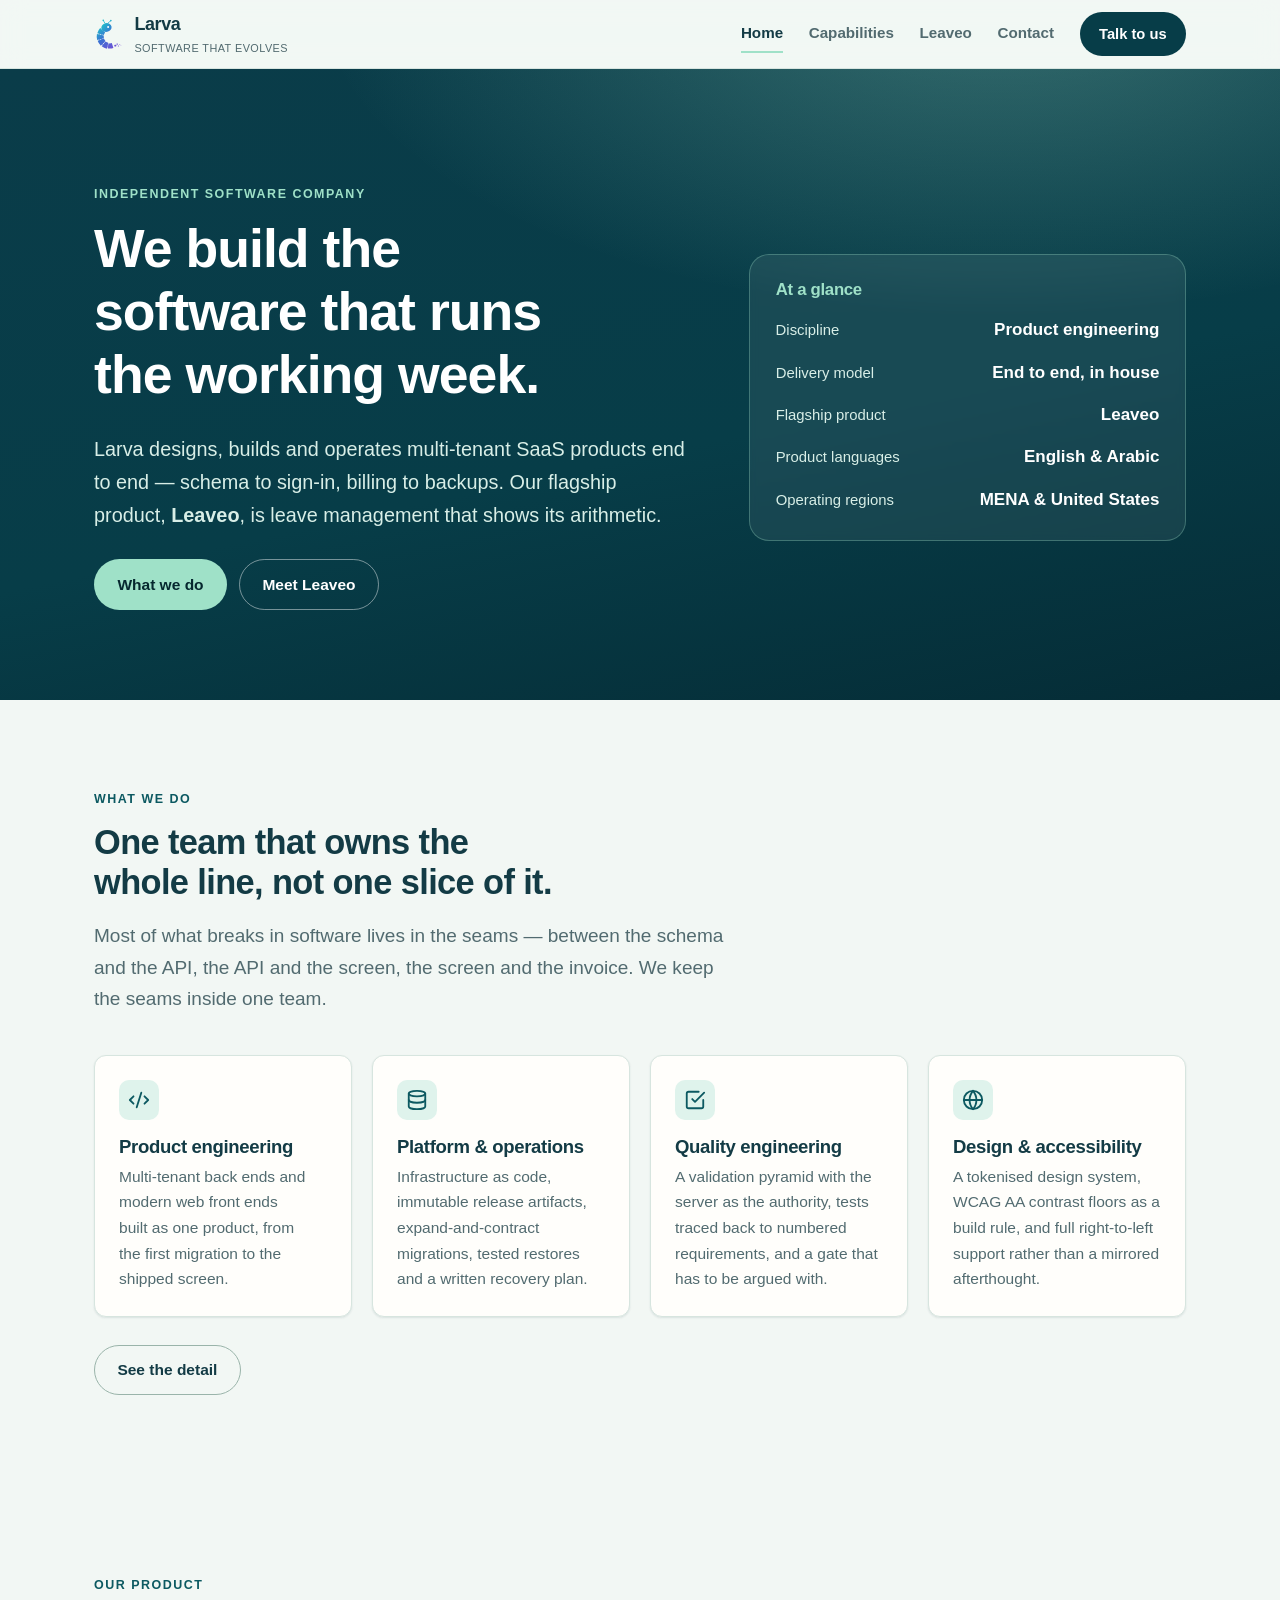
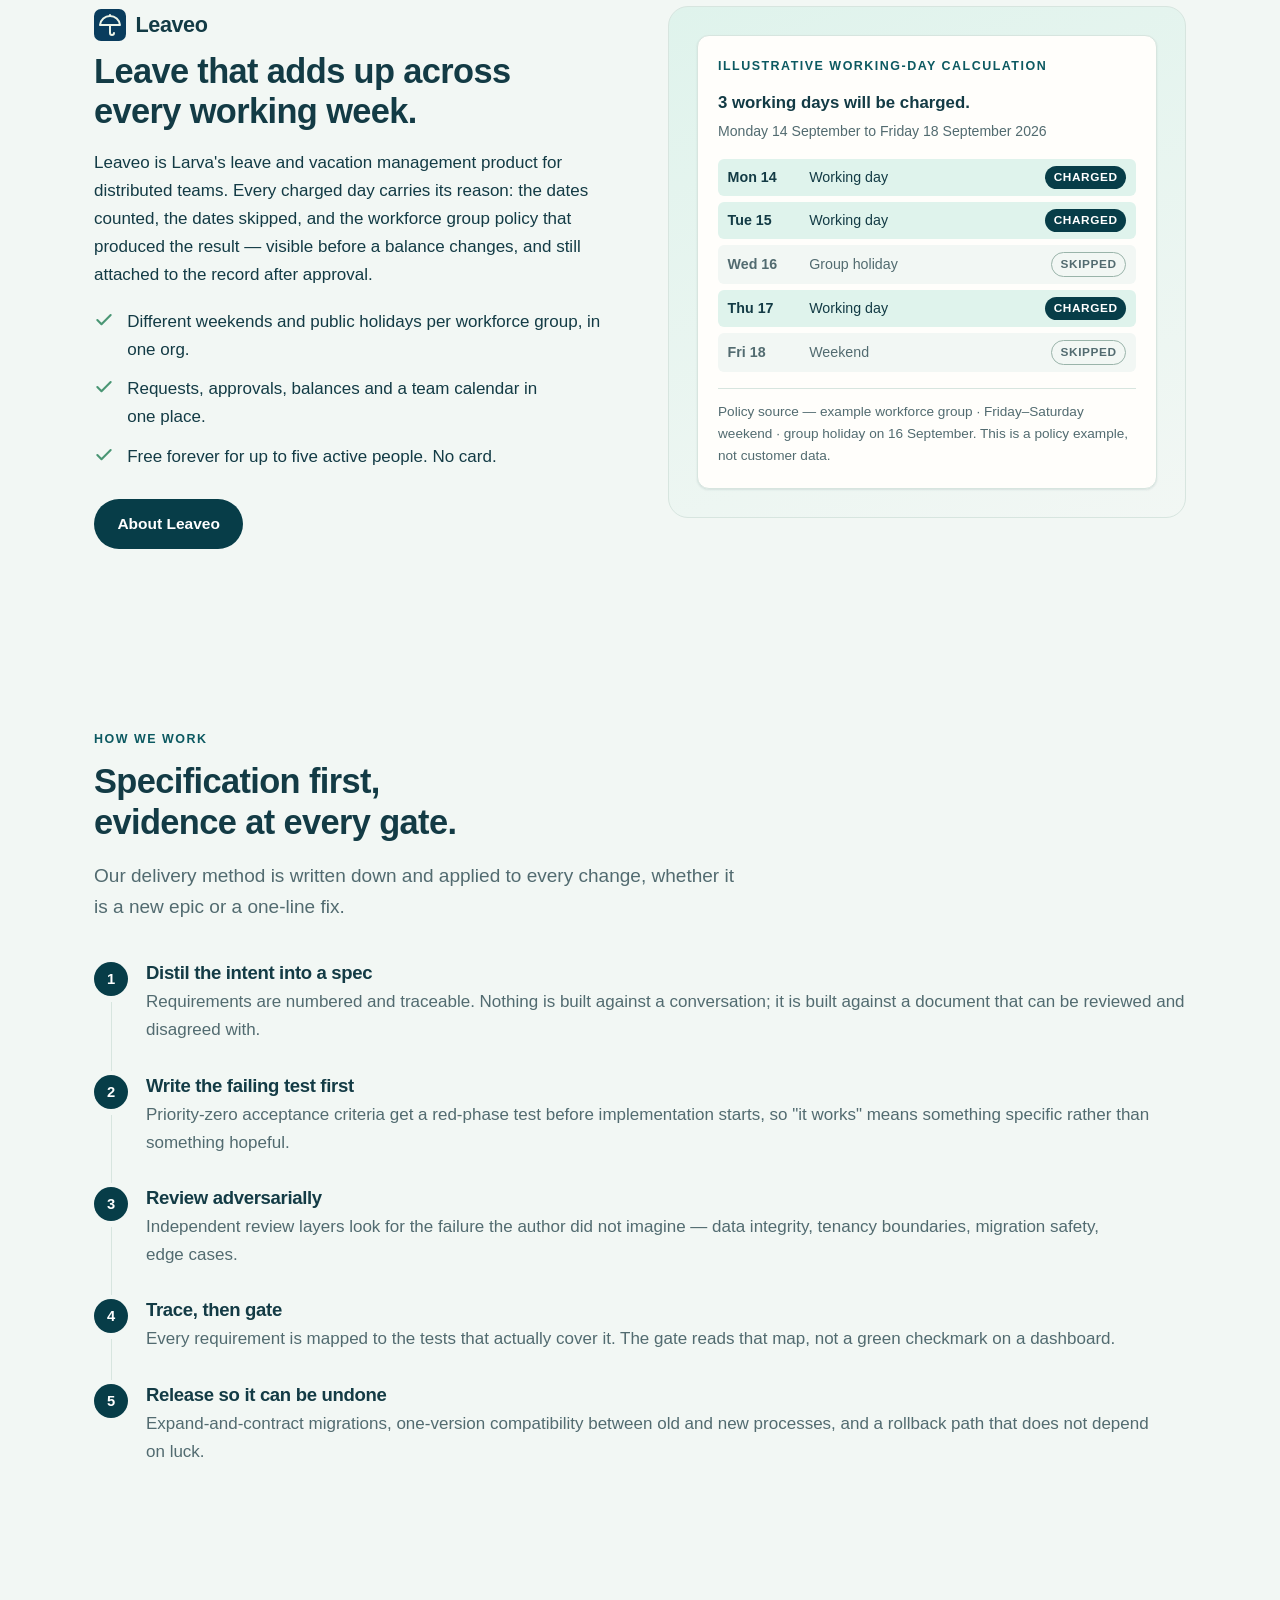
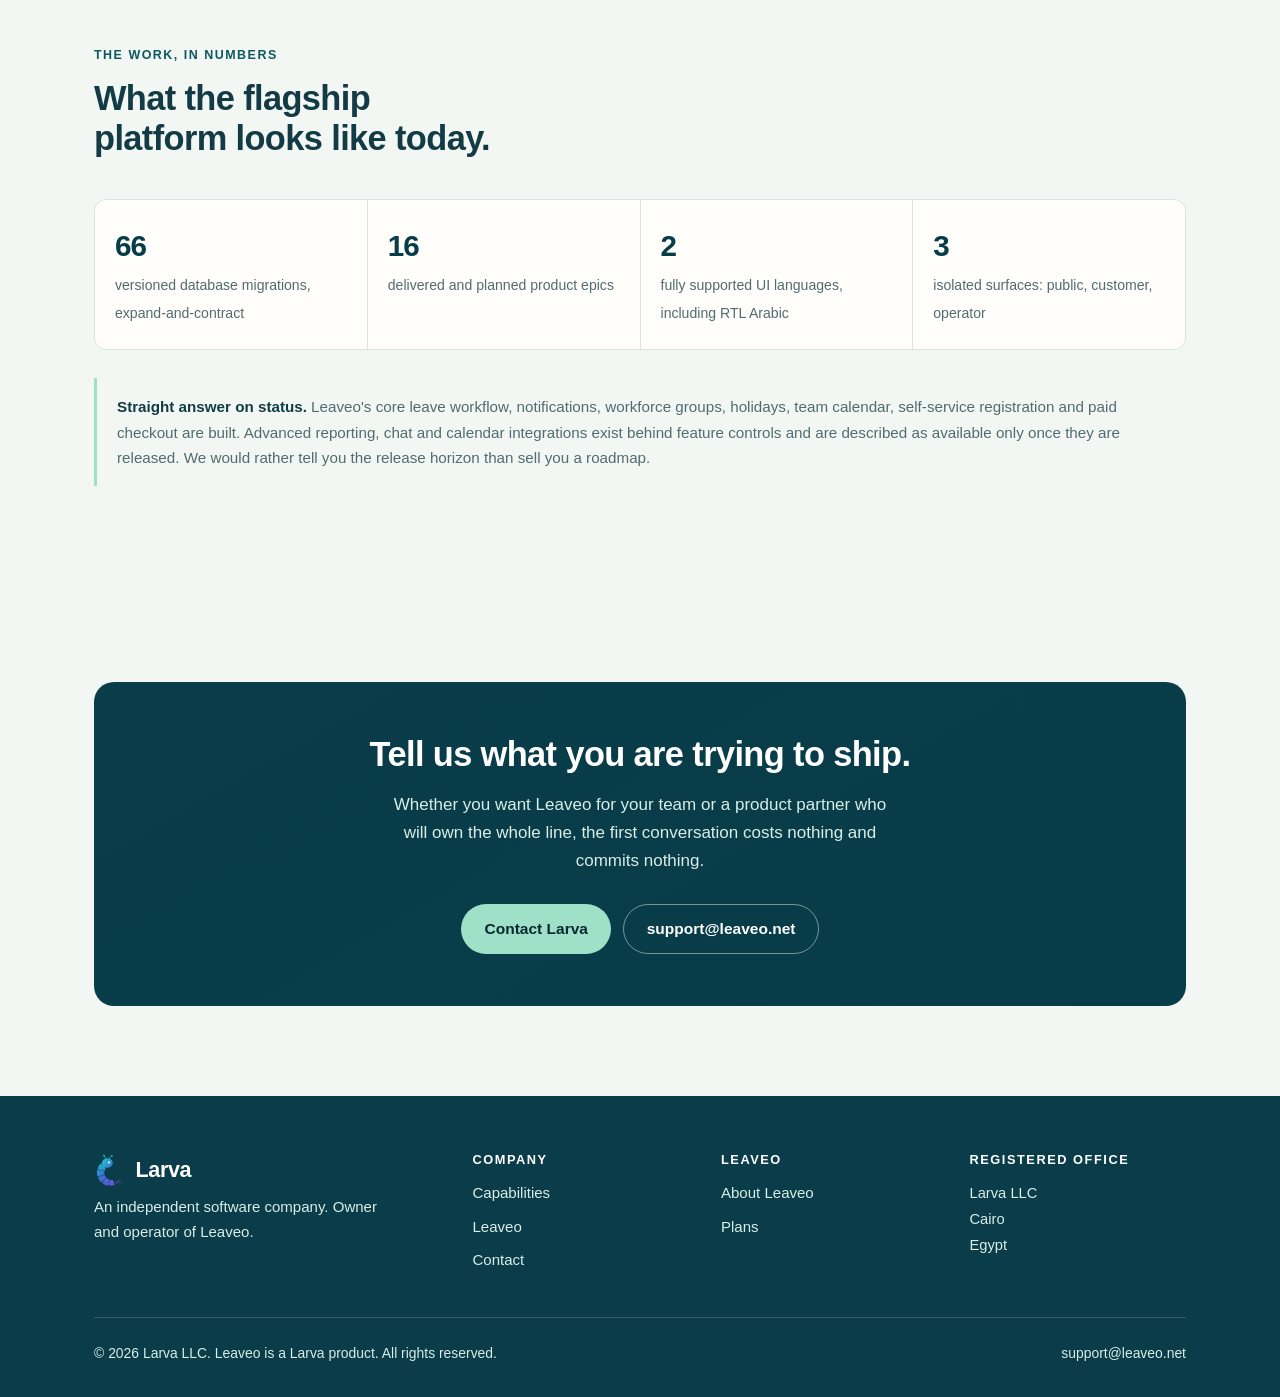
<file: index.html>
<!doctype html>
<html lang="en">
<head>
<meta charset="utf-8">
<meta name="viewport" content="width=device-width, initial-scale=1">
<title>Larva — the software company behind Leaveo</title>
<meta name="description" content="Larva is an independent software company. We design, build and operate multi-tenant SaaS end to end — and we own Leaveo, our leave management product.">
<link rel="canonical" href="https://leaveo.net/">
<link rel="icon" href="/favicon.svg" type="image/svg+xml">
<link rel="stylesheet" href="/assets/css/site.css?v=9d362d1b">
<meta property="og:type" content="website">
<meta property="og:site_name" content="Larva">
<meta property="og:title" content="Larva — the software company behind Leaveo">
<meta property="og:description" content="An independent software company that designs, builds and operates multi-tenant SaaS. Owner of Leaveo.">
<meta property="og:url" content="https://leaveo.net/">
<meta property="og:image" content="https://leaveo.net/assets/img/og-card.png">
<meta property="og:image:width" content="1200">
<meta property="og:image:height" content="630">
<meta property="og:image:alt" content="The Larva logo above the line: Software that evolves.">
<meta name="twitter:card" content="summary_large_image">
<meta name="twitter:title" content="Larva — the software company behind Leaveo">
<meta name="twitter:description" content="An independent software company that designs, builds and operates multi-tenant SaaS. Owner of Leaveo.">
<meta name="twitter:image" content="https://leaveo.net/assets/img/og-card.png">
<meta name="theme-color" content="#0A3C49">
<script type="application/ld+json">
{
  "@context": "https://schema.org",
  "@type": "Organization",
  "@id": "https://leaveo.net/#larva",
  "name": "Larva",
  "legalName": "Larva LLC",
  "url": "https://leaveo.net/",
  "logo": "https://leaveo.net/assets/img/larva-logo.png",
  "image": "https://leaveo.net/assets/img/og-card.png",
  "slogan": "Software that evolves",
  "description": "Larva is an independent software company that designs, builds and operates multi-tenant SaaS products end to end.",
  "email": "sales@leaveo.net",
  "address": {
    "@type": "PostalAddress",
    "addressLocality": "Cairo",
    "addressCountry": "EG"
  },
  "brand": {
    "@type": "Brand",
    "name": "Leaveo",
    "url": "https://leaveo.net/leaveo.html"
  },
  "contactPoint": [
    {
      "@type": "ContactPoint",
      "contactType": "sales",
      "email": "sales@leaveo.net",
      "availableLanguage": [
        "en",
        "ar"
      ]
    },
    {
      "@type": "ContactPoint",
      "contactType": "customer support",
      "email": "support@leaveo.net",
      "availableLanguage": [
        "en",
        "ar"
      ]
    }
  ]
}
</script>
</head>
<body>
<a class="skip-link" href="#main">Skip to main content</a>

<header class="site-header">
  <div class="wrap site-header__inner">
    <a class="brand" href="/">
      <svg viewBox="7 0.5 47.5 55.5" aria-hidden="true" focusable="false">
        <defs>
          <linearGradient id="larva-g-h" gradientUnits="userSpaceOnUse" x1="19" y1="9" x2="52" y2="52">
            <stop offset="0" stop-color="#1FBFCB"/>
            <stop offset=".42" stop-color="#3A70D2"/>
            <stop offset="1" stop-color="#7B4BD6"/>
          </linearGradient>
        </defs>
        <g fill="none" stroke="url(#larva-g-h)" stroke-linecap="butt">
            <path d="M18.99 21.29A17.5 17.5 0 0 0 15.11 28.41" stroke-width="12.5"/>
            <path d="M14.83 29.60A17.5 17.5 0 0 0 15.14 37.71" stroke-width="13.0"/>
            <path d="M15.51 38.87A17.5 17.5 0 0 0 19.93 45.67" stroke-width="12.4"/>
            <path d="M20.85 46.48A17.5 17.5 0 0 0 28.12 50.07" stroke-width="11.2"/>
            <path d="M29.32 50.29A17.5 17.5 0 0 0 37.41 49.64" stroke-width="9.6"/>
            <circle cx="14.96" cy="29.00" r="2.1" stroke-width="1.4"/>
            <circle cx="15.32" cy="38.29" r="2.1" stroke-width="1.4"/>
            <circle cx="20.38" cy="46.09" r="2.1" stroke-width="1.4"/>
            <circle cx="28.72" cy="50.19" r="2.1" stroke-width="1.4"/>
        </g>
        <g fill="url(#larva-g-h)">
            <ellipse cx="26" cy="16.2" rx="9.6" ry="8.2" transform="rotate(-12 26 16.2)"/>
            <circle cx="20.2" cy="3.0" r="1.5"/>
            <circle cx="34.2" cy="3.4" r="1.5"/>
            <rect x="40.8" y="48.2" width="3.2" height="3.2" rx="0.64"/>
            <rect x="44.7" y="45.9" width="2.4" height="2.4" rx="0.48"/>
            <rect x="47.2" y="49.6" width="1.8" height="1.8" rx="0.36"/>
            <rect x="50.0" y="46.8" width="1.4" height="1.4" rx="0.28"/>
            <rect x="52.3" y="49.1" width="1.05" height="1.05" rx="0.21"/>
        </g>
        <g fill="none" stroke="url(#larva-g-h)" stroke-width="1.5" stroke-linecap="round">
            <path d="M23.4 8.4Q21.1 5 20.4 3.7"/>
            <path d="M28.9 8.1Q32.2 4.8 33.8 3.9"/>
        </g>
        <circle cx="29.1" cy="15.3" r="1.85" fill="#FFFFFF"/>
</svg>
      <span>Larva<small>Software that evolves</small></span>
    </a>

    <button class="nav-toggle" type="button" aria-expanded="false" aria-controls="site-nav">
      <span class="sr-only">Menu</span>
      <svg width="20" height="20" viewBox="0 0 24 24" fill="none" stroke="currentColor" stroke-width="2" stroke-linecap="round" aria-hidden="true"><path d="M4 7h16M4 12h16M4 17h16"/></svg>
    </button>

    <nav class="site-nav" id="site-nav" aria-label="Primary">
      <a href="/" aria-current="page">Home</a>
      <a href="/capabilities.html">Capabilities</a>
      <a href="/leaveo.html">Leaveo</a>
      <a href="/contact.html">Contact</a>
      <a class="btn btn-primary" href="/contact.html">Talk to us</a>
    </nav>
  </div>
</header>

<main id="main">

  <section class="hero">
    <div class="wrap hero__grid">
      <div>
        <p class="eyebrow">Independent software company</p>
        <h1>We build the software that runs the working week.</h1>
        <p class="lede">Larva designs, builds and operates multi-tenant SaaS products end to end — schema to sign-in, billing to backups. Our flagship product, <strong>Leaveo</strong>, is leave management that shows its arithmetic.</p>
        <div class="actions">
          <a class="btn btn-invert" href="/capabilities.html">What we do</a>
          <a class="btn btn-ghost-invert" href="/leaveo.html">Meet Leaveo</a>
        </div>
      </div>

      <div class="hero-card">
        <h2>At a glance</h2>
        <dl>
          <div><dt>Discipline</dt><dd>Product engineering</dd></div>
          <div><dt>Delivery model</dt><dd>End to end, in house</dd></div>
          <div><dt>Flagship product</dt><dd>Leaveo</dd></div>
          <div><dt>Product languages</dt><dd>English &amp; Arabic</dd></div>
          <div><dt>Operating regions</dt><dd>MENA &amp; United States</dd></div>
        </dl>
      </div>
    </div>
  </section>

  <section class="section">
    <div class="wrap">
      <div class="section-head">
        <p class="eyebrow">What we do</p>
        <h2>One team that owns the whole line, not one slice of it.</h2>
        <p class="lede">Most of what breaks in software lives in the seams — between the schema and the API, the API and the screen, the screen and the invoice. We keep the seams inside one team.</p>
      </div>

      <div class="grid grid-4">
        <article class="card">
          <div class="card__icon"><svg viewBox="0 0 24 24" fill="none" stroke="currentColor" stroke-width="2" stroke-linecap="round" stroke-linejoin="round" aria-hidden="true"><path d="m18 16 4-4-4-4M6 8l-4 4 4 4M14.5 4l-5 16"/></svg></div>
          <h3>Product engineering</h3>
          <p>Multi-tenant back ends and modern web front ends built as one product, from the first migration to the shipped screen.</p>
        </article>

        <article class="card">
          <div class="card__icon"><svg viewBox="0 0 24 24" fill="none" stroke="currentColor" stroke-width="2" stroke-linecap="round" stroke-linejoin="round" aria-hidden="true"><ellipse cx="12" cy="5" rx="9" ry="3"/><path d="M3 5v14c0 1.7 4 3 9 3s9-1.3 9-3V5"/><path d="M3 12c0 1.7 4 3 9 3s9-1.3 9-3"/></svg></div>
          <h3>Platform &amp; operations</h3>
          <p>Infrastructure as code, immutable release artifacts, expand-and-contract migrations, tested restores and a written recovery plan.</p>
        </article>

        <article class="card">
          <div class="card__icon"><svg viewBox="0 0 24 24" fill="none" stroke="currentColor" stroke-width="2" stroke-linecap="round" stroke-linejoin="round" aria-hidden="true"><path d="M9 11l3 3L22 4"/><path d="M21 12v7a2 2 0 0 1-2 2H5a2 2 0 0 1-2-2V5a2 2 0 0 1 2-2h11"/></svg></div>
          <h3>Quality engineering</h3>
          <p>A validation pyramid with the server as the authority, tests traced back to numbered requirements, and a gate that has to be argued with.</p>
        </article>

        <article class="card">
          <div class="card__icon"><svg viewBox="0 0 24 24" fill="none" stroke="currentColor" stroke-width="2" stroke-linecap="round" stroke-linejoin="round" aria-hidden="true"><circle cx="12" cy="12" r="10"/><path d="M2 12h20M12 2a15.3 15.3 0 0 1 0 20 15.3 15.3 0 0 1 0-20"/></svg></div>
          <h3>Design &amp; accessibility</h3>
          <p>A tokenised design system, WCAG AA contrast floors as a build rule, and full right-to-left support rather than a mirrored afterthought.</p>
        </article>
      </div>

      <div class="actions">
        <a class="btn btn-outline" href="/capabilities.html">See the detail</a>
      </div>
    </div>
  </section>

  <section class="section section--tint">
    <div class="wrap">
      <div class="product">
        <div>
          <p class="eyebrow">Our product</p>
          <span class="brandline">
            <svg viewBox="0 0 32 32" aria-hidden="true" focusable="false">
              <rect width="32" height="32" rx="7" fill="#093C5D"/>
              <g fill="none" stroke="#ECF4E8" stroke-width="2" stroke-linecap="round" stroke-linejoin="round" transform="translate(4 4)">
                <path d="M22 12a10.06 10.06 0 0 0-20 0Z"/><path d="M12 12v8a2 2 0 0 0 4 0"/><path d="M12 2v1"/>
              </g>
            </svg>
            Leaveo
          </span>
          <h2>Leave that adds up across every working week.</h2>
          <p>Leaveo is Larva's leave and vacation management product for distributed teams. Every charged day carries its reason: the dates counted, the dates skipped, and the workforce group policy that produced the result — visible before a balance changes, and still attached to the record after approval.</p>
          <ul class="checks">
            <li><svg viewBox="0 0 24 24" fill="none" stroke="currentColor" stroke-width="2.5" stroke-linecap="round" stroke-linejoin="round" aria-hidden="true"><path d="M20 6 9 17l-5-5"/></svg><span>Different weekends and public holidays per workforce group, in one org.</span></li>
            <li><svg viewBox="0 0 24 24" fill="none" stroke="currentColor" stroke-width="2.5" stroke-linecap="round" stroke-linejoin="round" aria-hidden="true"><path d="M20 6 9 17l-5-5"/></svg><span>Requests, approvals, balances and a team calendar in one place.</span></li>
            <li><svg viewBox="0 0 24 24" fill="none" stroke="currentColor" stroke-width="2.5" stroke-linecap="round" stroke-linejoin="round" aria-hidden="true"><path d="M20 6 9 17l-5-5"/></svg><span>Free forever for up to five active people. No card.</span></li>
          </ul>
          <div class="actions">
            <a class="btn btn-primary" href="/leaveo.html">About Leaveo</a>
          </div>
        </div>

        <div class="product__figure">
          <div class="proof">
            <p class="eyebrow">Illustrative working-day calculation</p>
            <p class="proof__result">3 working days will be charged.</p>
            <p class="proof__range">Monday 14 September to Friday 18 September 2026</p>
            <ul class="proof__days">
              <li class="day-charged"><b>Mon 14</b><span>Working day</span><span class="pill pill-charged">Charged</span></li>
              <li class="day-charged"><b>Tue 15</b><span>Working day</span><span class="pill pill-charged">Charged</span></li>
              <li class="day-excluded"><b>Wed 16</b><span>Group holiday</span><span class="pill pill-excluded">Skipped</span></li>
              <li class="day-charged"><b>Thu 17</b><span>Working day</span><span class="pill pill-charged">Charged</span></li>
              <li class="day-excluded"><b>Fri 18</b><span>Weekend</span><span class="pill pill-excluded">Skipped</span></li>
            </ul>
            <p class="proof__policy">Policy source — example workforce group · Friday–Saturday weekend · group holiday on 16 September. This is a policy example, not customer data.</p>
          </div>
        </div>
      </div>
    </div>
  </section>

  <section class="section">
    <div class="wrap">
      <div class="section-head">
        <p class="eyebrow">How we work</p>
        <h2>Specification first, evidence at every gate.</h2>
        <p class="lede">Our delivery method is written down and applied to every change, whether it is a new epic or a one-line fix.</p>
      </div>

      <ol class="steps">
        <li>
          <h3>Distil the intent into a spec</h3>
          <p>Requirements are numbered and traceable. Nothing is built against a conversation; it is built against a document that can be reviewed and disagreed with.</p>
        </li>
        <li>
          <h3>Write the failing test first</h3>
          <p>Priority-zero acceptance criteria get a red-phase test before implementation starts, so "it works" means something specific rather than something hopeful.</p>
        </li>
        <li>
          <h3>Review adversarially</h3>
          <p>Independent review layers look for the failure the author did not imagine — data integrity, tenancy boundaries, migration safety, edge cases.</p>
        </li>
        <li>
          <h3>Trace, then gate</h3>
          <p>Every requirement is mapped to the tests that actually cover it. The gate reads that map, not a green checkmark on a dashboard.</p>
        </li>
        <li>
          <h3>Release so it can be undone</h3>
          <p>Expand-and-contract migrations, one-version compatibility between old and new processes, and a rollback path that does not depend on luck.</p>
        </li>
      </ol>
    </div>
  </section>

  <section class="section section--tint">
    <div class="wrap">
      <div class="section-head">
        <p class="eyebrow">The work, in numbers</p>
        <h2>What the flagship platform looks like today.</h2>
      </div>
      <div class="stats">
        <div><strong>66</strong><span>versioned database migrations, expand-and-contract</span></div>
        <div><strong>16</strong><span>delivered and planned product epics</span></div>
        <div><strong>2</strong><span>fully supported UI languages, including RTL Arabic</span></div>
        <div><strong>3</strong><span>isolated surfaces: public, customer, operator</span></div>
      </div>
      <p class="note mt-2">
        <strong>Straight answer on status.</strong> Leaveo's core leave workflow, notifications, workforce groups, holidays, team calendar, self-service registration and paid checkout are built. Advanced reporting, chat and calendar integrations exist behind feature controls and are described as available only once they are released. We would rather tell you the release horizon than sell you a roadmap.
      </p>
    </div>
  </section>

  <section class="section">
    <div class="wrap">
      <div class="cta">
        <h2>Tell us what you are trying to ship.</h2>
        <p>Whether you want Leaveo for your team or a product partner who will own the whole line, the first conversation costs nothing and commits nothing.</p>
        <div class="actions">
          <a class="btn btn-invert" href="/contact.html">Contact Larva</a>
          <a class="btn btn-ghost-invert" href="mailto:support@leaveo.net">support@leaveo.net</a>
        </div>
      </div>
    </div>
  </section>

</main>

<footer class="site-footer">
  <div class="wrap">
    <div class="footer-grid">
      <div class="footer-brand">
        <span class="brandline">
          <svg viewBox="7 0.5 47.5 55.5" aria-hidden="true" focusable="false">
            <defs>
              <linearGradient id="larva-g-f" gradientUnits="userSpaceOnUse" x1="19" y1="9" x2="52" y2="52">
                <stop offset="0" stop-color="#1FBFCB"/>
                <stop offset=".42" stop-color="#3A70D2"/>
                <stop offset="1" stop-color="#7B4BD6"/>
              </linearGradient>
            </defs>
            <g fill="none" stroke="url(#larva-g-f)" stroke-linecap="butt">
                <path d="M18.99 21.29A17.5 17.5 0 0 0 15.11 28.41" stroke-width="12.5"/>
                <path d="M14.83 29.60A17.5 17.5 0 0 0 15.14 37.71" stroke-width="13.0"/>
                <path d="M15.51 38.87A17.5 17.5 0 0 0 19.93 45.67" stroke-width="12.4"/>
                <path d="M20.85 46.48A17.5 17.5 0 0 0 28.12 50.07" stroke-width="11.2"/>
                <path d="M29.32 50.29A17.5 17.5 0 0 0 37.41 49.64" stroke-width="9.6"/>
                <circle cx="14.96" cy="29.00" r="2.1" stroke-width="1.4"/>
                <circle cx="15.32" cy="38.29" r="2.1" stroke-width="1.4"/>
                <circle cx="20.38" cy="46.09" r="2.1" stroke-width="1.4"/>
                <circle cx="28.72" cy="50.19" r="2.1" stroke-width="1.4"/>
            </g>
            <g fill="url(#larva-g-f)">
                <ellipse cx="26" cy="16.2" rx="9.6" ry="8.2" transform="rotate(-12 26 16.2)"/>
                <circle cx="20.2" cy="3.0" r="1.5"/>
                <circle cx="34.2" cy="3.4" r="1.5"/>
                <rect x="40.8" y="48.2" width="3.2" height="3.2" rx="0.64"/>
                <rect x="44.7" y="45.9" width="2.4" height="2.4" rx="0.48"/>
                <rect x="47.2" y="49.6" width="1.8" height="1.8" rx="0.36"/>
                <rect x="50.0" y="46.8" width="1.4" height="1.4" rx="0.28"/>
                <rect x="52.3" y="49.1" width="1.05" height="1.05" rx="0.21"/>
            </g>
            <g fill="none" stroke="url(#larva-g-f)" stroke-width="1.5" stroke-linecap="round">
                <path d="M23.4 8.4Q21.1 5 20.4 3.7"/>
                <path d="M28.9 8.1Q32.2 4.8 33.8 3.9"/>
            </g>
            <circle cx="29.1" cy="15.3" r="1.85" fill="#FFFFFF"/>
</svg>
          Larva
        </span>
        <p>An independent software company. Owner and operator of Leaveo.</p>
      </div>

      <div>
        <h3>Company</h3>
        <ul>
          <li><a href="/capabilities.html">Capabilities</a></li>
          <li><a href="/leaveo.html">Leaveo</a></li>
          <li><a href="/contact.html">Contact</a></li>
        </ul>
      </div>

      <div>
        <h3>Leaveo</h3>
        <ul>
          <li><a href="/leaveo.html">About Leaveo</a></li>
          <li><a href="/leaveo.html#plans">Plans</a></li>
        </ul>
      </div>

      <div>
        <h3>Registered office</h3>
        <address class="footer-addr"><!--larva:address-->Larva LLC<br>Cairo<br>Egypt<!--/larva:address--></address>
      </div>
    </div>

    <div class="footer-bottom">
      <span>&copy; <span data-year>2026</span> Larva LLC. Leaveo is a Larva product. All rights reserved.</span>
      <span><a href="mailto:support@leaveo.net">support@leaveo.net</a></span>
    </div>
  </div>
</footer>

<script src="/assets/js/site.js?v=2b8a413d" defer></script>
</body>
</html>
</file>
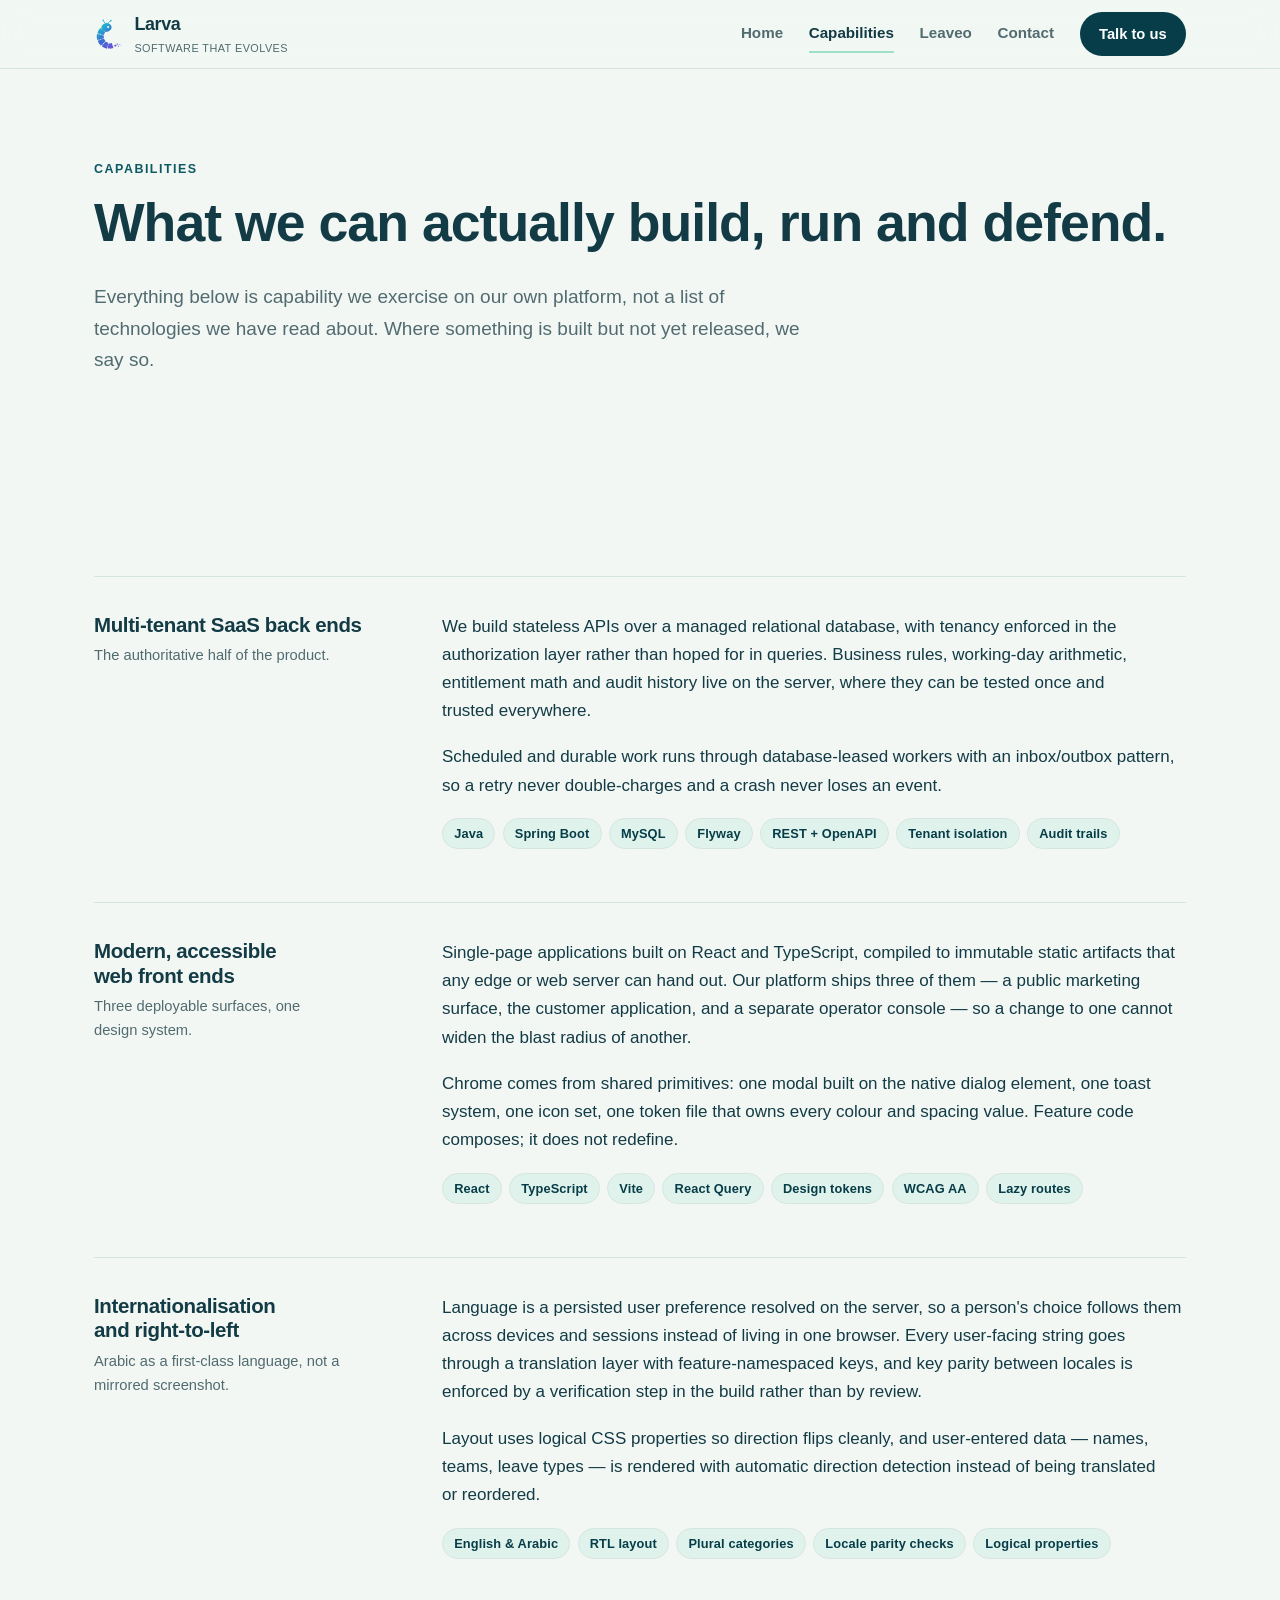
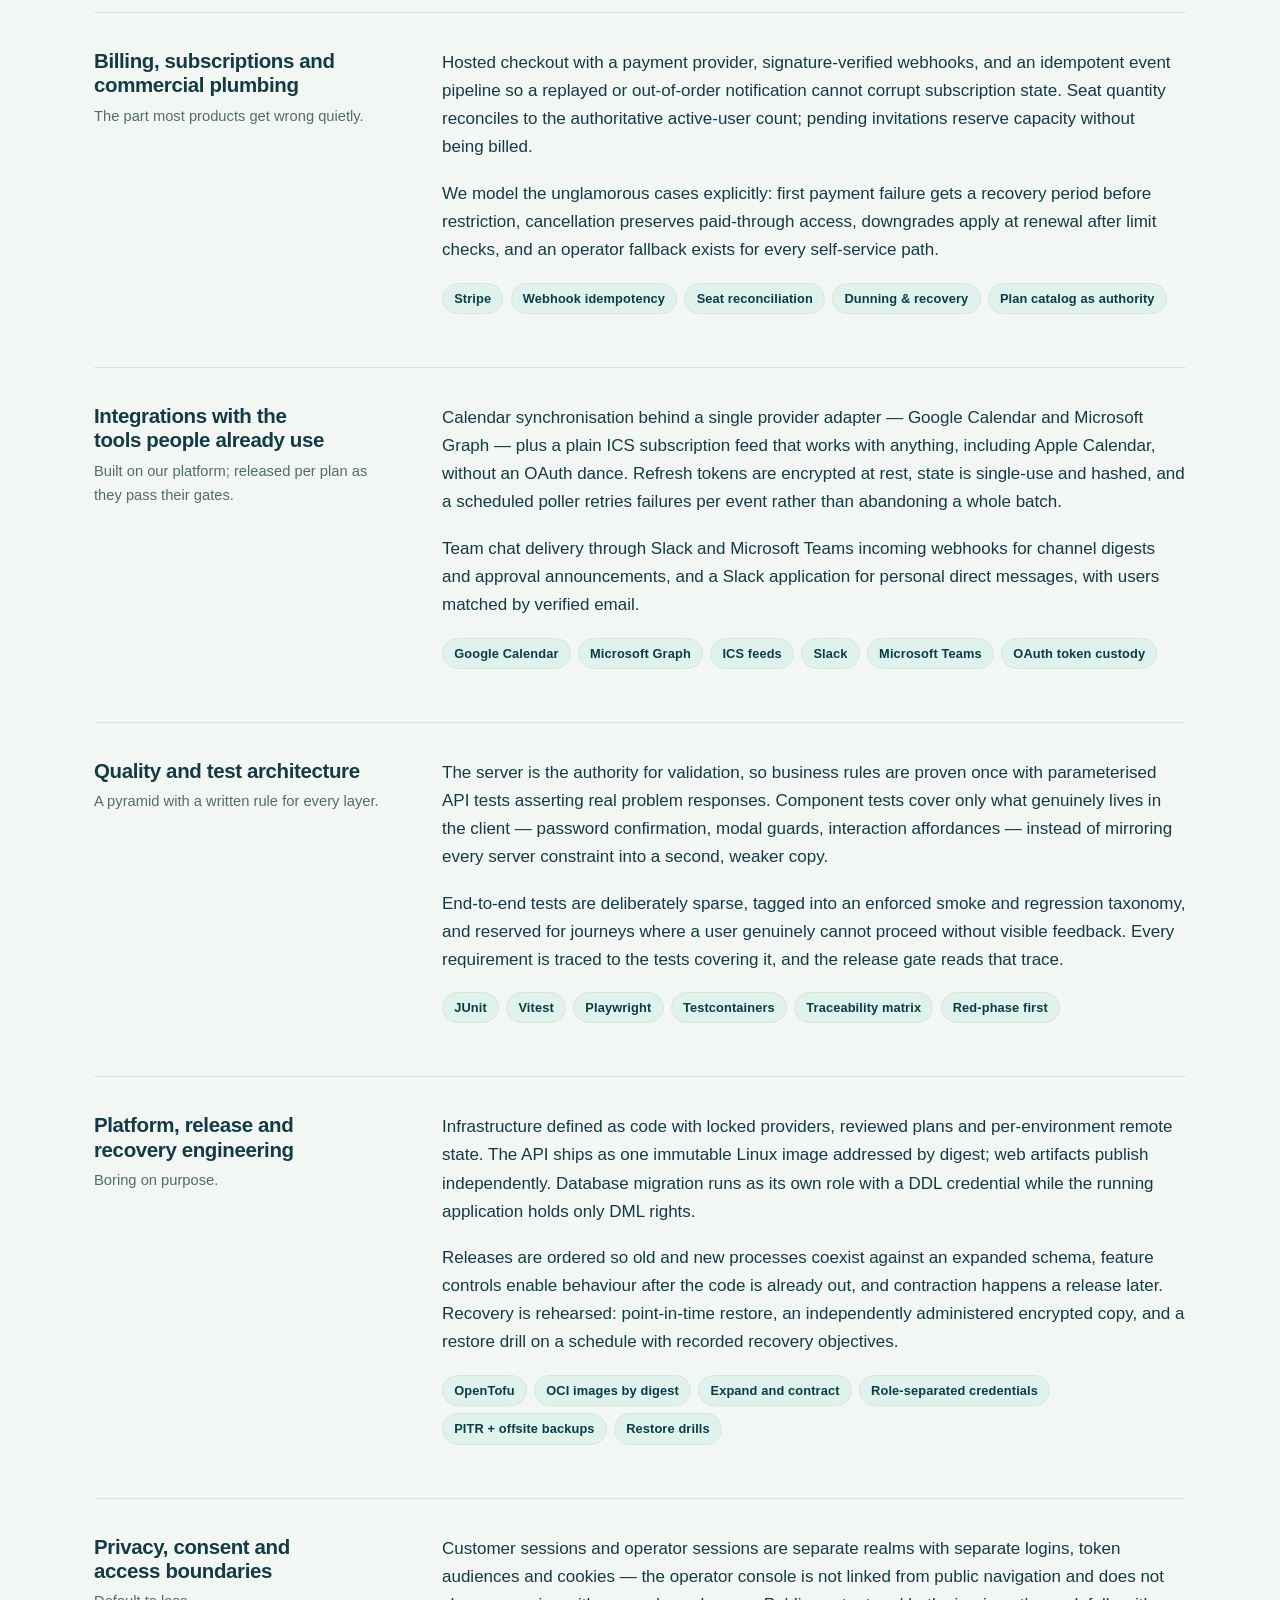
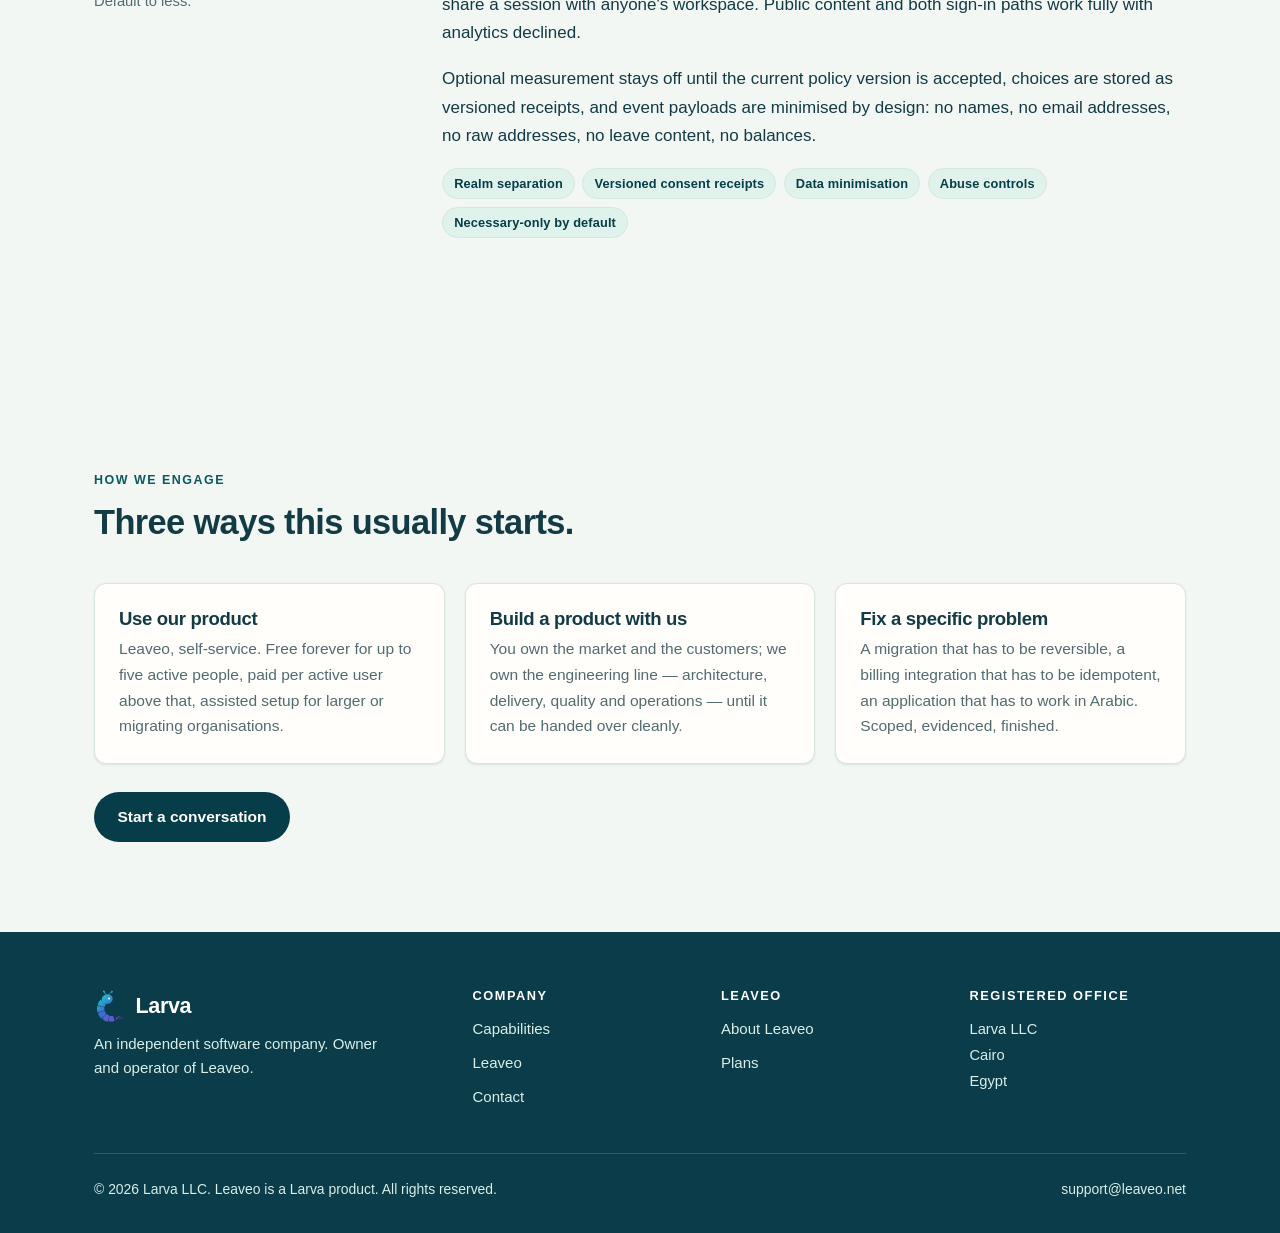
<file: capabilities.html>
<!doctype html>
<html lang="en">
<head>
<meta charset="utf-8">
<meta name="viewport" content="width=device-width, initial-scale=1">
<title>Capabilities — Larva</title>
<meta name="description" content="What Larva builds, runs and defends: multi-tenant SaaS back ends, accessible React front ends, Arabic and RTL, billing, integrations, platform engineering.">
<link rel="canonical" href="https://leaveo.net/capabilities.html">
<link rel="icon" href="/favicon.svg" type="image/svg+xml">
<link rel="stylesheet" href="/assets/css/site.css?v=9d362d1b">
<meta property="og:type" content="website">
<meta property="og:site_name" content="Larva">
<meta property="og:title" content="Capabilities — Larva">
<meta property="og:description" content="What Larva builds, runs and defends: multi-tenant SaaS back ends, accessible React front ends, Arabic and RTL, billing, integrations, platform engineering.">
<meta property="og:url" content="https://leaveo.net/capabilities.html">
<meta property="og:image" content="https://leaveo.net/assets/img/og-card.png">
<meta property="og:image:width" content="1200">
<meta property="og:image:height" content="630">
<meta property="og:image:alt" content="The Larva logo above the line: Software that evolves.">
<meta name="twitter:card" content="summary_large_image">
<meta name="twitter:title" content="Capabilities — Larva">
<meta name="twitter:description" content="What Larva builds, runs and defends: multi-tenant SaaS back ends, accessible React front ends, Arabic and RTL, billing, integrations, platform engineering.">
<meta name="twitter:image" content="https://leaveo.net/assets/img/og-card.png">
<meta name="theme-color" content="#0A3C49">
<script type="application/ld+json">
{
  "@context": "https://schema.org",
  "@type": "Organization",
  "@id": "https://leaveo.net/#larva",
  "name": "Larva",
  "legalName": "Larva LLC",
  "url": "https://leaveo.net/",
  "logo": "https://leaveo.net/assets/img/larva-logo.png",
  "image": "https://leaveo.net/assets/img/og-card.png",
  "slogan": "Software that evolves",
  "description": "Larva is an independent software company that designs, builds and operates multi-tenant SaaS products end to end.",
  "email": "sales@leaveo.net",
  "address": {
    "@type": "PostalAddress",
    "addressLocality": "Cairo",
    "addressCountry": "EG"
  },
  "brand": {
    "@type": "Brand",
    "name": "Leaveo",
    "url": "https://leaveo.net/leaveo.html"
  },
  "contactPoint": [
    {
      "@type": "ContactPoint",
      "contactType": "sales",
      "email": "sales@leaveo.net",
      "availableLanguage": [
        "en",
        "ar"
      ]
    },
    {
      "@type": "ContactPoint",
      "contactType": "customer support",
      "email": "support@leaveo.net",
      "availableLanguage": [
        "en",
        "ar"
      ]
    }
  ]
}
</script>
</head>
<body>
<a class="skip-link" href="#main">Skip to main content</a>

<header class="site-header">
  <div class="wrap site-header__inner">
    <a class="brand" href="/">
      <svg viewBox="7 0.5 47.5 55.5" aria-hidden="true" focusable="false">
        <defs>
          <linearGradient id="larva-g-h" gradientUnits="userSpaceOnUse" x1="19" y1="9" x2="52" y2="52">
            <stop offset="0" stop-color="#1FBFCB"/>
            <stop offset=".42" stop-color="#3A70D2"/>
            <stop offset="1" stop-color="#7B4BD6"/>
          </linearGradient>
        </defs>
        <g fill="none" stroke="url(#larva-g-h)" stroke-linecap="butt">
            <path d="M18.99 21.29A17.5 17.5 0 0 0 15.11 28.41" stroke-width="12.5"/>
            <path d="M14.83 29.60A17.5 17.5 0 0 0 15.14 37.71" stroke-width="13.0"/>
            <path d="M15.51 38.87A17.5 17.5 0 0 0 19.93 45.67" stroke-width="12.4"/>
            <path d="M20.85 46.48A17.5 17.5 0 0 0 28.12 50.07" stroke-width="11.2"/>
            <path d="M29.32 50.29A17.5 17.5 0 0 0 37.41 49.64" stroke-width="9.6"/>
            <circle cx="14.96" cy="29.00" r="2.1" stroke-width="1.4"/>
            <circle cx="15.32" cy="38.29" r="2.1" stroke-width="1.4"/>
            <circle cx="20.38" cy="46.09" r="2.1" stroke-width="1.4"/>
            <circle cx="28.72" cy="50.19" r="2.1" stroke-width="1.4"/>
        </g>
        <g fill="url(#larva-g-h)">
            <ellipse cx="26" cy="16.2" rx="9.6" ry="8.2" transform="rotate(-12 26 16.2)"/>
            <circle cx="20.2" cy="3.0" r="1.5"/>
            <circle cx="34.2" cy="3.4" r="1.5"/>
            <rect x="40.8" y="48.2" width="3.2" height="3.2" rx="0.64"/>
            <rect x="44.7" y="45.9" width="2.4" height="2.4" rx="0.48"/>
            <rect x="47.2" y="49.6" width="1.8" height="1.8" rx="0.36"/>
            <rect x="50.0" y="46.8" width="1.4" height="1.4" rx="0.28"/>
            <rect x="52.3" y="49.1" width="1.05" height="1.05" rx="0.21"/>
        </g>
        <g fill="none" stroke="url(#larva-g-h)" stroke-width="1.5" stroke-linecap="round">
            <path d="M23.4 8.4Q21.1 5 20.4 3.7"/>
            <path d="M28.9 8.1Q32.2 4.8 33.8 3.9"/>
        </g>
        <circle cx="29.1" cy="15.3" r="1.85" fill="#FFFFFF"/>
</svg>
      <span>Larva<small>Software that evolves</small></span>
    </a>

    <button class="nav-toggle" type="button" aria-expanded="false" aria-controls="site-nav">
      <span class="sr-only">Menu</span>
      <svg width="20" height="20" viewBox="0 0 24 24" fill="none" stroke="currentColor" stroke-width="2" stroke-linecap="round" aria-hidden="true"><path d="M4 7h16M4 12h16M4 17h16"/></svg>
    </button>

    <nav class="site-nav" id="site-nav" aria-label="Primary">
      <a href="/">Home</a>
      <a href="/capabilities.html" aria-current="page">Capabilities</a>
      <a href="/leaveo.html">Leaveo</a>
      <a href="/contact.html">Contact</a>
      <a class="btn btn-primary" href="/contact.html">Talk to us</a>
    </nav>
  </div>
</header>

<main id="main">

  <section class="section section--tint">
    <div class="wrap">
      <p class="eyebrow">Capabilities</p>
      <h1>What we can actually build, run and defend.</h1>
      <p class="lede">Everything below is capability we exercise on our own platform, not a list of technologies we have read about. Where something is built but not yet released, we say so.</p>
    </div>
  </section>

  <section class="section">
    <div class="wrap">

      <div class="cap">
        <div>
          <h3>Multi-tenant SaaS back ends</h3>
          <p class="cap__note">The authoritative half of the product.</p>
        </div>
        <div>
          <p>We build stateless APIs over a managed relational database, with tenancy enforced in the authorization layer rather than hoped for in queries. Business rules, working-day arithmetic, entitlement math and audit history live on the server, where they can be tested once and trusted everywhere.</p>
          <p>Scheduled and durable work runs through database-leased workers with an inbox/outbox pattern, so a retry never double-charges and a crash never loses an event.</p>
          <ul class="tags"><li>Java</li><li>Spring Boot</li><li>MySQL</li><li>Flyway</li><li>REST + OpenAPI</li><li>Tenant isolation</li><li>Audit trails</li></ul>
        </div>
      </div>

      <div class="cap">
        <div>
          <h3>Modern, accessible web front ends</h3>
          <p class="cap__note">Three deployable surfaces, one design system.</p>
        </div>
        <div>
          <p>Single-page applications built on React and TypeScript, compiled to immutable static artifacts that any edge or web server can hand out. Our platform ships three of them — a public marketing surface, the customer application, and a separate operator console — so a change to one cannot widen the blast radius of another.</p>
          <p>Chrome comes from shared primitives: one modal built on the native dialog element, one toast system, one icon set, one token file that owns every colour and spacing value. Feature code composes; it does not redefine.</p>
          <ul class="tags"><li>React</li><li>TypeScript</li><li>Vite</li><li>React Query</li><li>Design tokens</li><li>WCAG AA</li><li>Lazy routes</li></ul>
        </div>
      </div>

      <div class="cap">
        <div>
          <h3>Internationalisation and right-to-left</h3>
          <p class="cap__note">Arabic as a first-class language, not a mirrored screenshot.</p>
        </div>
        <div>
          <p>Language is a persisted user preference resolved on the server, so a person's choice follows them across devices and sessions instead of living in one browser. Every user-facing string goes through a translation layer with feature-namespaced keys, and key parity between locales is enforced by a verification step in the build rather than by review.</p>
          <p>Layout uses logical CSS properties so direction flips cleanly, and user-entered data — names, teams, leave types — is rendered with automatic direction detection instead of being translated or reordered.</p>
          <ul class="tags"><li>English &amp; Arabic</li><li>RTL layout</li><li>Plural categories</li><li>Locale parity checks</li><li>Logical properties</li></ul>
        </div>
      </div>

      <div class="cap">
        <div>
          <h3>Billing, subscriptions and commercial plumbing</h3>
          <p class="cap__note">The part most products get wrong quietly.</p>
        </div>
        <div>
          <p>Hosted checkout with a payment provider, signature-verified webhooks, and an idempotent event pipeline so a replayed or out-of-order notification cannot corrupt subscription state. Seat quantity reconciles to the authoritative active-user count; pending invitations reserve capacity without being billed.</p>
          <p>We model the unglamorous cases explicitly: first payment failure gets a recovery period before restriction, cancellation preserves paid-through access, downgrades apply at renewal after limit checks, and an operator fallback exists for every self-service path.</p>
          <ul class="tags"><li>Stripe</li><li>Webhook idempotency</li><li>Seat reconciliation</li><li>Dunning &amp; recovery</li><li>Plan catalog as authority</li></ul>
        </div>
      </div>

      <div class="cap">
        <div>
          <h3>Integrations with the tools people already use</h3>
          <p class="cap__note">Built on our platform; released per plan as they pass their gates.</p>
        </div>
        <div>
          <p>Calendar synchronisation behind a single provider adapter — Google Calendar and Microsoft Graph — plus a plain ICS subscription feed that works with anything, including Apple Calendar, without an OAuth dance. Refresh tokens are encrypted at rest, state is single-use and hashed, and a scheduled poller retries failures per event rather than abandoning a whole batch.</p>
          <p>Team chat delivery through Slack and Microsoft Teams incoming webhooks for channel digests and approval announcements, and a Slack application for personal direct messages, with users matched by verified email.</p>
          <ul class="tags"><li>Google Calendar</li><li>Microsoft Graph</li><li>ICS feeds</li><li>Slack</li><li>Microsoft Teams</li><li>OAuth token custody</li></ul>
        </div>
      </div>

      <div class="cap">
        <div>
          <h3>Quality and test architecture</h3>
          <p class="cap__note">A pyramid with a written rule for every layer.</p>
        </div>
        <div>
          <p>The server is the authority for validation, so business rules are proven once with parameterised API tests asserting real problem responses. Component tests cover only what genuinely lives in the client — password confirmation, modal guards, interaction affordances — instead of mirroring every server constraint into a second, weaker copy.</p>
          <p>End-to-end tests are deliberately sparse, tagged into an enforced smoke and regression taxonomy, and reserved for journeys where a user genuinely cannot proceed without visible feedback. Every requirement is traced to the tests covering it, and the release gate reads that trace.</p>
          <ul class="tags"><li>JUnit</li><li>Vitest</li><li>Playwright</li><li>Testcontainers</li><li>Traceability matrix</li><li>Red-phase first</li></ul>
        </div>
      </div>

      <div class="cap">
        <div>
          <h3>Platform, release and recovery engineering</h3>
          <p class="cap__note">Boring on purpose.</p>
        </div>
        <div>
          <p>Infrastructure defined as code with locked providers, reviewed plans and per-environment remote state. The API ships as one immutable Linux image addressed by digest; web artifacts publish independently. Database migration runs as its own role with a DDL credential while the running application holds only DML rights.</p>
          <p>Releases are ordered so old and new processes coexist against an expanded schema, feature controls enable behaviour after the code is already out, and contraction happens a release later. Recovery is rehearsed: point-in-time restore, an independently administered encrypted copy, and a restore drill on a schedule with recorded recovery objectives.</p>
          <ul class="tags"><li>OpenTofu</li><li>OCI images by digest</li><li>Expand and contract</li><li>Role-separated credentials</li><li>PITR + offsite backups</li><li>Restore drills</li></ul>
        </div>
      </div>

      <div class="cap">
        <div>
          <h3>Privacy, consent and access boundaries</h3>
          <p class="cap__note">Default to less.</p>
        </div>
        <div>
          <p>Customer sessions and operator sessions are separate realms with separate logins, token audiences and cookies — the operator console is not linked from public navigation and does not share a session with anyone's workspace. Public content and both sign-in paths work fully with analytics declined.</p>
          <p>Optional measurement stays off until the current policy version is accepted, choices are stored as versioned receipts, and event payloads are minimised by design: no names, no email addresses, no raw addresses, no leave content, no balances.</p>
          <ul class="tags"><li>Realm separation</li><li>Versioned consent receipts</li><li>Data minimisation</li><li>Abuse controls</li><li>Necessary-only by default</li></ul>
        </div>
      </div>

    </div>
  </section>

  <section class="section section--tint">
    <div class="wrap">
      <div class="section-head">
        <p class="eyebrow">How we engage</p>
        <h2>Three ways this usually starts.</h2>
      </div>
      <div class="grid grid-3">
        <article class="card">
          <h3>Use our product</h3>
          <p>Leaveo, self-service. Free forever for up to five active people, paid per active user above that, assisted setup for larger or migrating organisations.</p>
        </article>
        <article class="card">
          <h3>Build a product with us</h3>
          <p>You own the market and the customers; we own the engineering line — architecture, delivery, quality and operations — until it can be handed over cleanly.</p>
        </article>
        <article class="card">
          <h3>Fix a specific problem</h3>
          <p>A migration that has to be reversible, a billing integration that has to be idempotent, an application that has to work in Arabic. Scoped, evidenced, finished.</p>
        </article>
      </div>
      <div class="actions">
        <a class="btn btn-primary" href="/contact.html">Start a conversation</a>
      </div>
    </div>
  </section>

</main>

<footer class="site-footer">
  <div class="wrap">
    <div class="footer-grid">
      <div class="footer-brand">
        <span class="brandline">
          <svg viewBox="7 0.5 47.5 55.5" aria-hidden="true" focusable="false">
            <defs>
              <linearGradient id="larva-g-f" gradientUnits="userSpaceOnUse" x1="19" y1="9" x2="52" y2="52">
                <stop offset="0" stop-color="#1FBFCB"/>
                <stop offset=".42" stop-color="#3A70D2"/>
                <stop offset="1" stop-color="#7B4BD6"/>
              </linearGradient>
            </defs>
            <g fill="none" stroke="url(#larva-g-f)" stroke-linecap="butt">
                <path d="M18.99 21.29A17.5 17.5 0 0 0 15.11 28.41" stroke-width="12.5"/>
                <path d="M14.83 29.60A17.5 17.5 0 0 0 15.14 37.71" stroke-width="13.0"/>
                <path d="M15.51 38.87A17.5 17.5 0 0 0 19.93 45.67" stroke-width="12.4"/>
                <path d="M20.85 46.48A17.5 17.5 0 0 0 28.12 50.07" stroke-width="11.2"/>
                <path d="M29.32 50.29A17.5 17.5 0 0 0 37.41 49.64" stroke-width="9.6"/>
                <circle cx="14.96" cy="29.00" r="2.1" stroke-width="1.4"/>
                <circle cx="15.32" cy="38.29" r="2.1" stroke-width="1.4"/>
                <circle cx="20.38" cy="46.09" r="2.1" stroke-width="1.4"/>
                <circle cx="28.72" cy="50.19" r="2.1" stroke-width="1.4"/>
            </g>
            <g fill="url(#larva-g-f)">
                <ellipse cx="26" cy="16.2" rx="9.6" ry="8.2" transform="rotate(-12 26 16.2)"/>
                <circle cx="20.2" cy="3.0" r="1.5"/>
                <circle cx="34.2" cy="3.4" r="1.5"/>
                <rect x="40.8" y="48.2" width="3.2" height="3.2" rx="0.64"/>
                <rect x="44.7" y="45.9" width="2.4" height="2.4" rx="0.48"/>
                <rect x="47.2" y="49.6" width="1.8" height="1.8" rx="0.36"/>
                <rect x="50.0" y="46.8" width="1.4" height="1.4" rx="0.28"/>
                <rect x="52.3" y="49.1" width="1.05" height="1.05" rx="0.21"/>
            </g>
            <g fill="none" stroke="url(#larva-g-f)" stroke-width="1.5" stroke-linecap="round">
                <path d="M23.4 8.4Q21.1 5 20.4 3.7"/>
                <path d="M28.9 8.1Q32.2 4.8 33.8 3.9"/>
            </g>
            <circle cx="29.1" cy="15.3" r="1.85" fill="#FFFFFF"/>
</svg>
          Larva
        </span>
        <p>An independent software company. Owner and operator of Leaveo.</p>
      </div>

      <div>
        <h3>Company</h3>
        <ul>
          <li><a href="/capabilities.html">Capabilities</a></li>
          <li><a href="/leaveo.html">Leaveo</a></li>
          <li><a href="/contact.html">Contact</a></li>
        </ul>
      </div>

      <div>
        <h3>Leaveo</h3>
        <ul>
          <li><a href="/leaveo.html">About Leaveo</a></li>
          <li><a href="/leaveo.html#plans">Plans</a></li>
        </ul>
      </div>

      <div>
        <h3>Registered office</h3>
        <address class="footer-addr"><!--larva:address-->Larva LLC<br>Cairo<br>Egypt<!--/larva:address--></address>
      </div>
    </div>

    <div class="footer-bottom">
      <span>&copy; <span data-year>2026</span> Larva LLC. Leaveo is a Larva product. All rights reserved.</span>
      <span><a href="mailto:support@leaveo.net">support@leaveo.net</a></span>
    </div>
  </div>
</footer>

<script src="/assets/js/site.js?v=2b8a413d" defer></script>
</body>
</html>
</file>
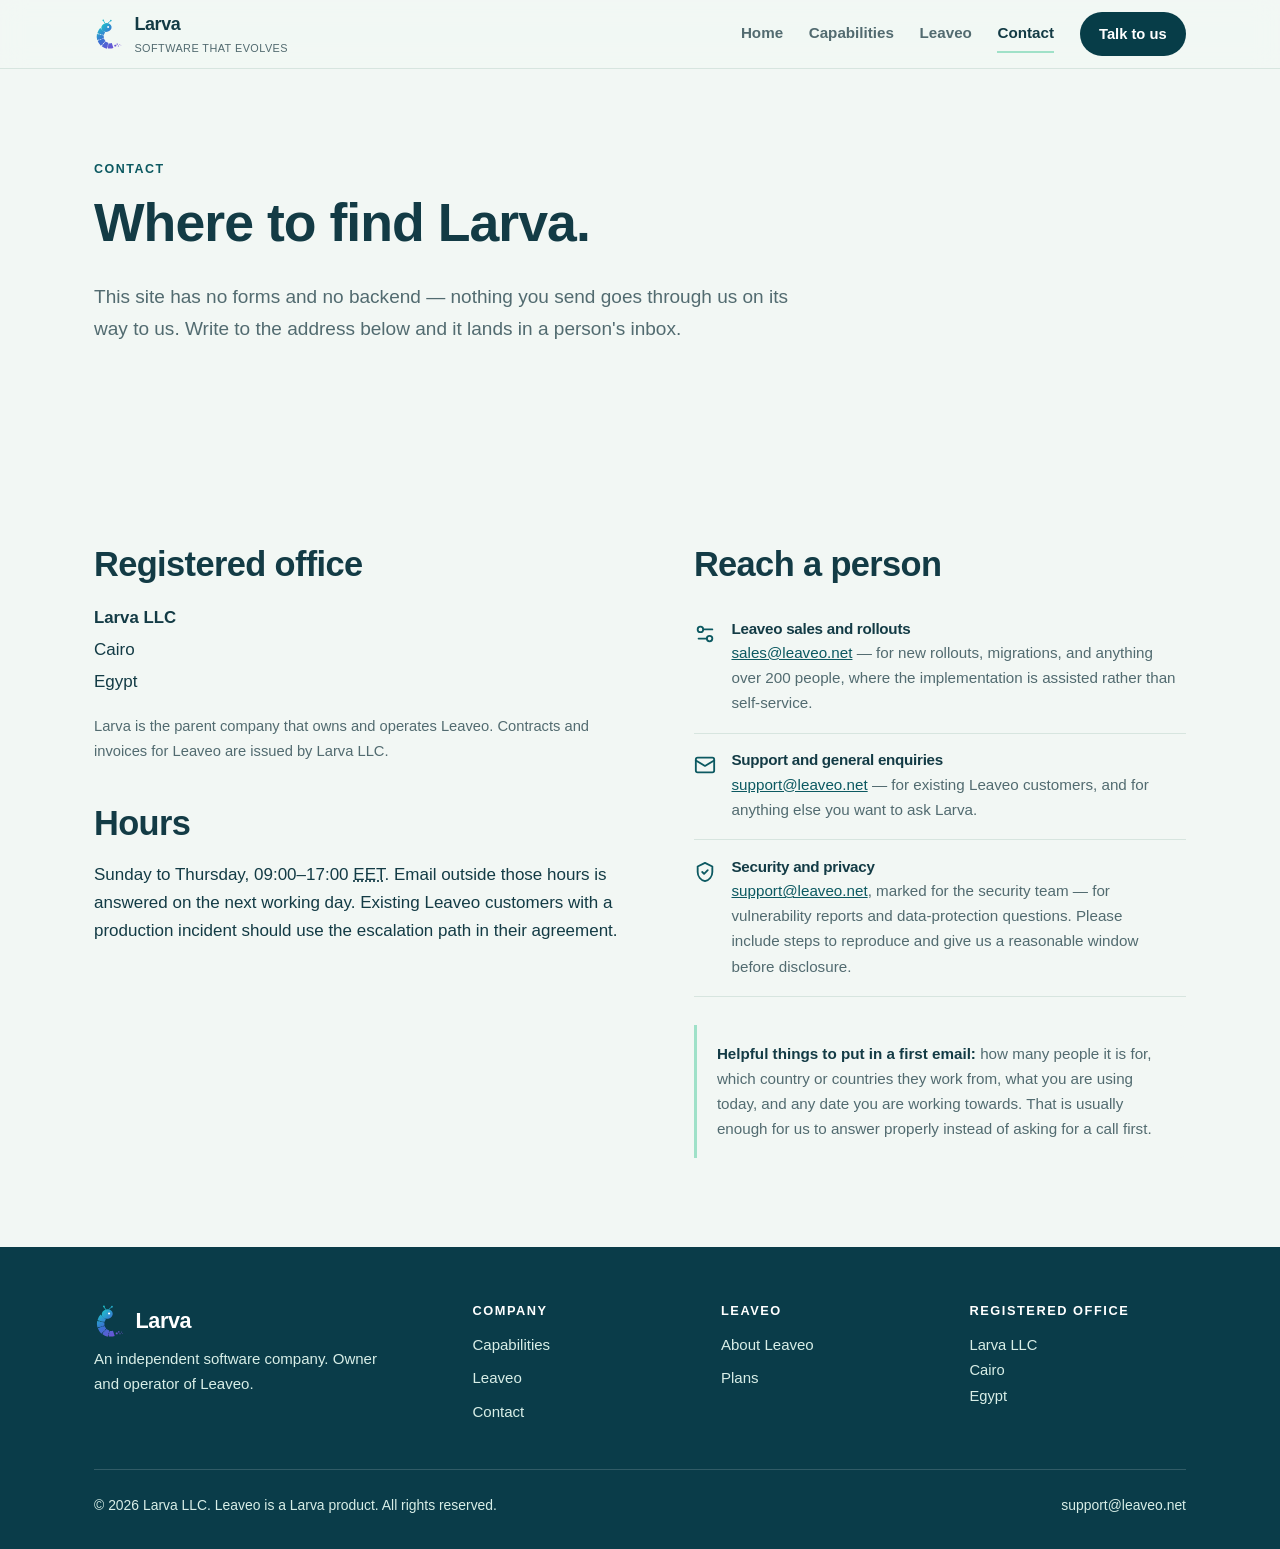
<file: contact.html>
<!doctype html>
<html lang="en">
<head>
<meta charset="utf-8">
<meta name="viewport" content="width=device-width, initial-scale=1">
<title>Contact — Larva</title>
<meta name="description" content="Larva's registered office address and the email addresses for enquiries, Leaveo sales, security reports and careers. No forms, no tracking.">
<link rel="canonical" href="https://leaveo.net/contact.html">
<link rel="icon" href="/favicon.svg" type="image/svg+xml">
<link rel="stylesheet" href="/assets/css/site.css?v=9d362d1b">
<meta property="og:type" content="website">
<meta property="og:site_name" content="Larva">
<meta property="og:title" content="Contact — Larva">
<meta property="og:description" content="Larva's registered office address and the email addresses for enquiries, Leaveo sales, security reports and careers. No forms, no tracking.">
<meta property="og:url" content="https://leaveo.net/contact.html">
<meta property="og:image" content="https://leaveo.net/assets/img/og-card.png">
<meta property="og:image:width" content="1200">
<meta property="og:image:height" content="630">
<meta property="og:image:alt" content="The Larva logo above the line: Software that evolves.">
<meta name="twitter:card" content="summary_large_image">
<meta name="twitter:title" content="Contact — Larva">
<meta name="twitter:description" content="Larva's registered office address and the email addresses for enquiries, Leaveo sales, security reports and careers. No forms, no tracking.">
<meta name="twitter:image" content="https://leaveo.net/assets/img/og-card.png">
<meta name="theme-color" content="#0A3C49">
<script type="application/ld+json">
{
  "@context": "https://schema.org",
  "@type": "Organization",
  "@id": "https://leaveo.net/#larva",
  "name": "Larva",
  "legalName": "Larva LLC",
  "url": "https://leaveo.net/",
  "logo": "https://leaveo.net/assets/img/larva-logo.png",
  "image": "https://leaveo.net/assets/img/og-card.png",
  "slogan": "Software that evolves",
  "description": "Larva is an independent software company that designs, builds and operates multi-tenant SaaS products end to end.",
  "email": "sales@leaveo.net",
  "address": {
    "@type": "PostalAddress",
    "addressLocality": "Cairo",
    "addressCountry": "EG"
  },
  "brand": {
    "@type": "Brand",
    "name": "Leaveo",
    "url": "https://leaveo.net/leaveo.html"
  },
  "contactPoint": [
    {
      "@type": "ContactPoint",
      "contactType": "sales",
      "email": "sales@leaveo.net",
      "availableLanguage": [
        "en",
        "ar"
      ]
    },
    {
      "@type": "ContactPoint",
      "contactType": "customer support",
      "email": "support@leaveo.net",
      "availableLanguage": [
        "en",
        "ar"
      ]
    }
  ]
}
</script>
</head>
<body>
<a class="skip-link" href="#main">Skip to main content</a>

<header class="site-header">
  <div class="wrap site-header__inner">
    <a class="brand" href="/">
      <svg viewBox="7 0.5 47.5 55.5" aria-hidden="true" focusable="false">
        <defs>
          <linearGradient id="larva-g-h" gradientUnits="userSpaceOnUse" x1="19" y1="9" x2="52" y2="52">
            <stop offset="0" stop-color="#1FBFCB"/>
            <stop offset=".42" stop-color="#3A70D2"/>
            <stop offset="1" stop-color="#7B4BD6"/>
          </linearGradient>
        </defs>
        <g fill="none" stroke="url(#larva-g-h)" stroke-linecap="butt">
            <path d="M18.99 21.29A17.5 17.5 0 0 0 15.11 28.41" stroke-width="12.5"/>
            <path d="M14.83 29.60A17.5 17.5 0 0 0 15.14 37.71" stroke-width="13.0"/>
            <path d="M15.51 38.87A17.5 17.5 0 0 0 19.93 45.67" stroke-width="12.4"/>
            <path d="M20.85 46.48A17.5 17.5 0 0 0 28.12 50.07" stroke-width="11.2"/>
            <path d="M29.32 50.29A17.5 17.5 0 0 0 37.41 49.64" stroke-width="9.6"/>
            <circle cx="14.96" cy="29.00" r="2.1" stroke-width="1.4"/>
            <circle cx="15.32" cy="38.29" r="2.1" stroke-width="1.4"/>
            <circle cx="20.38" cy="46.09" r="2.1" stroke-width="1.4"/>
            <circle cx="28.72" cy="50.19" r="2.1" stroke-width="1.4"/>
        </g>
        <g fill="url(#larva-g-h)">
            <ellipse cx="26" cy="16.2" rx="9.6" ry="8.2" transform="rotate(-12 26 16.2)"/>
            <circle cx="20.2" cy="3.0" r="1.5"/>
            <circle cx="34.2" cy="3.4" r="1.5"/>
            <rect x="40.8" y="48.2" width="3.2" height="3.2" rx="0.64"/>
            <rect x="44.7" y="45.9" width="2.4" height="2.4" rx="0.48"/>
            <rect x="47.2" y="49.6" width="1.8" height="1.8" rx="0.36"/>
            <rect x="50.0" y="46.8" width="1.4" height="1.4" rx="0.28"/>
            <rect x="52.3" y="49.1" width="1.05" height="1.05" rx="0.21"/>
        </g>
        <g fill="none" stroke="url(#larva-g-h)" stroke-width="1.5" stroke-linecap="round">
            <path d="M23.4 8.4Q21.1 5 20.4 3.7"/>
            <path d="M28.9 8.1Q32.2 4.8 33.8 3.9"/>
        </g>
        <circle cx="29.1" cy="15.3" r="1.85" fill="#FFFFFF"/>
</svg>
      <span>Larva<small>Software that evolves</small></span>
    </a>

    <button class="nav-toggle" type="button" aria-expanded="false" aria-controls="site-nav">
      <span class="sr-only">Menu</span>
      <svg width="20" height="20" viewBox="0 0 24 24" fill="none" stroke="currentColor" stroke-width="2" stroke-linecap="round" aria-hidden="true"><path d="M4 7h16M4 12h16M4 17h16"/></svg>
    </button>

    <nav class="site-nav" id="site-nav" aria-label="Primary">
      <a href="/">Home</a>
      <a href="/capabilities.html">Capabilities</a>
      <a href="/leaveo.html">Leaveo</a>
      <a href="/contact.html" aria-current="page">Contact</a>
      <a class="btn btn-primary" href="/contact.html">Talk to us</a>
    </nav>
  </div>
</header>

<main id="main">

  <section class="section section--tint">
    <div class="wrap">
      <p class="eyebrow">Contact</p>
      <h1>Where to find Larva.</h1>
      <p class="lede">This site has no forms and no backend — nothing you send goes through us on its way to us. Write to the address below and it lands in a person's inbox.</p>
    </div>
  </section>

  <section class="section">
    <div class="wrap contact-grid">

      <div>
        <h2>Registered office</h2>
        <address class="addr"><!--larva:address-full--><strong>Larva LLC</strong>Cairo<br>Egypt<!--/larva:address-full--></address>

        <p class="cap__note mt-1">Larva is the parent company that owns and operates Leaveo. Contracts and invoices for Leaveo are issued by Larva LLC.</p>

        <h2 class="mt-3">Hours</h2>
        <p>Sunday to Thursday, 09:00&ndash;17:00 <abbr title="Eastern European Time">EET</abbr>. Email outside those hours is answered on the next working day. Existing Leaveo customers with a production incident should use the escalation path in their agreement.</p>
      </div>

      <div>
        <h2>Reach a person</h2>

        <div class="contact-row">
          <svg viewBox="0 0 24 24" fill="none" stroke="currentColor" stroke-width="2" stroke-linecap="round" stroke-linejoin="round" aria-hidden="true"><path d="M20 7h-9M14 17H5"/><circle cx="17" cy="17" r="3"/><circle cx="7" cy="7" r="3"/></svg>
          <div>
            <h3>Leaveo sales and rollouts</h3>
            <p><a href="mailto:sales@leaveo.net">sales@leaveo.net</a> — for new rollouts, migrations, and anything over 200 people, where the implementation is assisted rather than self-service.</p>
          </div>
        </div>

        <div class="contact-row">
          <svg viewBox="0 0 24 24" fill="none" stroke="currentColor" stroke-width="2" stroke-linecap="round" stroke-linejoin="round" aria-hidden="true"><rect x="2" y="4" width="20" height="16" rx="2"/><path d="m22 7-10 6L2 7"/></svg>
          <div>
            <h3>Support and general enquiries</h3>
            <p><a href="mailto:support@leaveo.net">support@leaveo.net</a> — for existing Leaveo customers, and for anything else you want to ask Larva.</p>
          </div>
        </div>

        <div class="contact-row">
          <svg viewBox="0 0 24 24" fill="none" stroke="currentColor" stroke-width="2" stroke-linecap="round" stroke-linejoin="round" aria-hidden="true"><path d="M12 2 4 6v6c0 5 3.4 8.9 8 10 4.6-1.1 8-5 8-10V6Z"/><path d="m9 12 2 2 4-4"/></svg>
          <div>
            <h3>Security and privacy</h3>
            <p><a href="mailto:support@leaveo.net">support@leaveo.net</a>, marked for the security team — for vulnerability reports and data-protection questions. Please include steps to reproduce and give us a reasonable window before disclosure.</p>
          </div>
        </div>

        <div class="note mt-2">
          <p><strong>Helpful things to put in a first email:</strong> how many people it is for, which country or countries they work from, what you are using today, and any date you are working towards. That is usually enough for us to answer properly instead of asking for a call first.</p>
        </div>
      </div>

    </div>
  </section>

</main>

<footer class="site-footer">
  <div class="wrap">
    <div class="footer-grid">
      <div class="footer-brand">
        <span class="brandline">
          <svg viewBox="7 0.5 47.5 55.5" aria-hidden="true" focusable="false">
            <defs>
              <linearGradient id="larva-g-f" gradientUnits="userSpaceOnUse" x1="19" y1="9" x2="52" y2="52">
                <stop offset="0" stop-color="#1FBFCB"/>
                <stop offset=".42" stop-color="#3A70D2"/>
                <stop offset="1" stop-color="#7B4BD6"/>
              </linearGradient>
            </defs>
            <g fill="none" stroke="url(#larva-g-f)" stroke-linecap="butt">
                <path d="M18.99 21.29A17.5 17.5 0 0 0 15.11 28.41" stroke-width="12.5"/>
                <path d="M14.83 29.60A17.5 17.5 0 0 0 15.14 37.71" stroke-width="13.0"/>
                <path d="M15.51 38.87A17.5 17.5 0 0 0 19.93 45.67" stroke-width="12.4"/>
                <path d="M20.85 46.48A17.5 17.5 0 0 0 28.12 50.07" stroke-width="11.2"/>
                <path d="M29.32 50.29A17.5 17.5 0 0 0 37.41 49.64" stroke-width="9.6"/>
                <circle cx="14.96" cy="29.00" r="2.1" stroke-width="1.4"/>
                <circle cx="15.32" cy="38.29" r="2.1" stroke-width="1.4"/>
                <circle cx="20.38" cy="46.09" r="2.1" stroke-width="1.4"/>
                <circle cx="28.72" cy="50.19" r="2.1" stroke-width="1.4"/>
            </g>
            <g fill="url(#larva-g-f)">
                <ellipse cx="26" cy="16.2" rx="9.6" ry="8.2" transform="rotate(-12 26 16.2)"/>
                <circle cx="20.2" cy="3.0" r="1.5"/>
                <circle cx="34.2" cy="3.4" r="1.5"/>
                <rect x="40.8" y="48.2" width="3.2" height="3.2" rx="0.64"/>
                <rect x="44.7" y="45.9" width="2.4" height="2.4" rx="0.48"/>
                <rect x="47.2" y="49.6" width="1.8" height="1.8" rx="0.36"/>
                <rect x="50.0" y="46.8" width="1.4" height="1.4" rx="0.28"/>
                <rect x="52.3" y="49.1" width="1.05" height="1.05" rx="0.21"/>
            </g>
            <g fill="none" stroke="url(#larva-g-f)" stroke-width="1.5" stroke-linecap="round">
                <path d="M23.4 8.4Q21.1 5 20.4 3.7"/>
                <path d="M28.9 8.1Q32.2 4.8 33.8 3.9"/>
            </g>
            <circle cx="29.1" cy="15.3" r="1.85" fill="#FFFFFF"/>
</svg>
          Larva
        </span>
        <p>An independent software company. Owner and operator of Leaveo.</p>
      </div>

      <div>
        <h3>Company</h3>
        <ul>
          <li><a href="/capabilities.html">Capabilities</a></li>
          <li><a href="/leaveo.html">Leaveo</a></li>
          <li><a href="/contact.html">Contact</a></li>
        </ul>
      </div>

      <div>
        <h3>Leaveo</h3>
        <ul>
          <li><a href="/leaveo.html">About Leaveo</a></li>
          <li><a href="/leaveo.html#plans">Plans</a></li>
        </ul>
      </div>

      <div>
        <h3>Registered office</h3>
        <address class="footer-addr"><!--larva:address-->Larva LLC<br>Cairo<br>Egypt<!--/larva:address--></address>
      </div>
    </div>

    <div class="footer-bottom">
      <span>&copy; <span data-year>2026</span> Larva LLC. Leaveo is a Larva product. All rights reserved.</span>
      <span><a href="mailto:support@leaveo.net">support@leaveo.net</a></span>
    </div>
  </div>
</footer>

<script src="/assets/js/site.js?v=2b8a413d" defer></script>
</body>
</html>
</file>
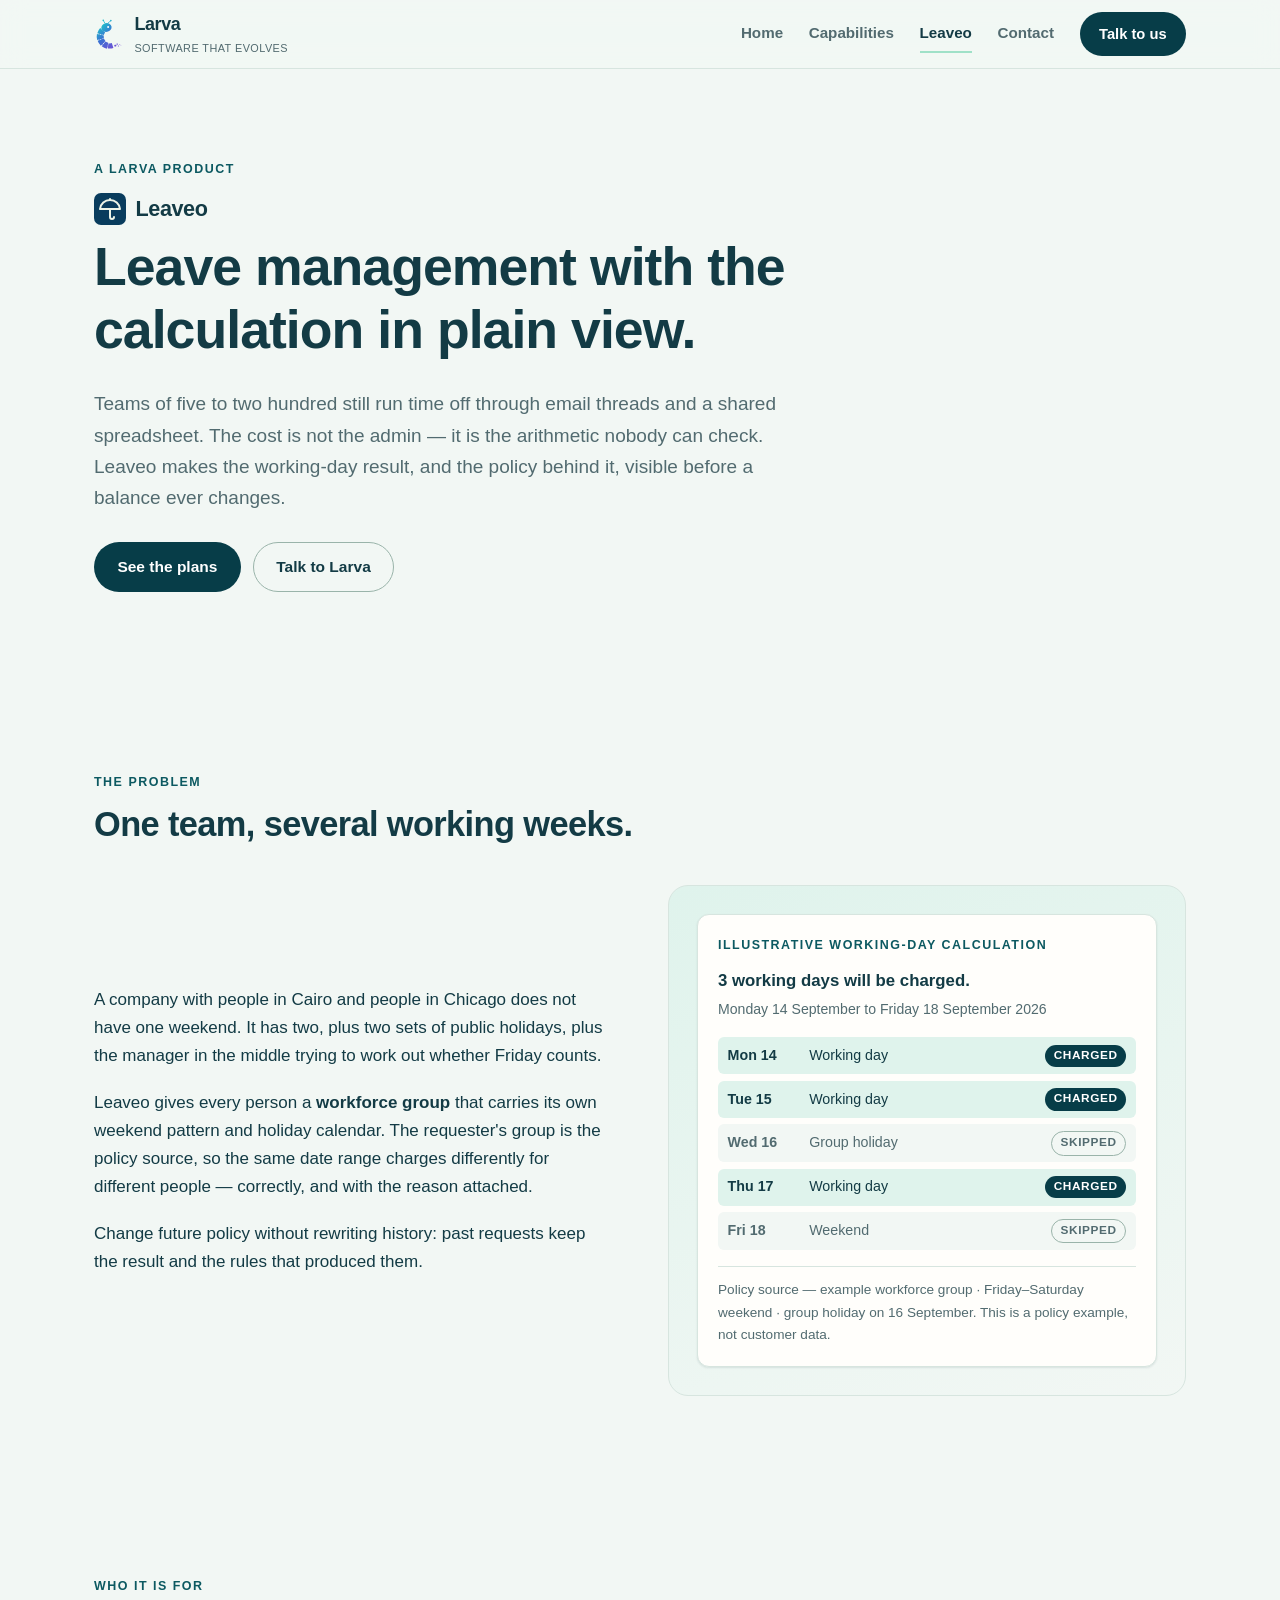
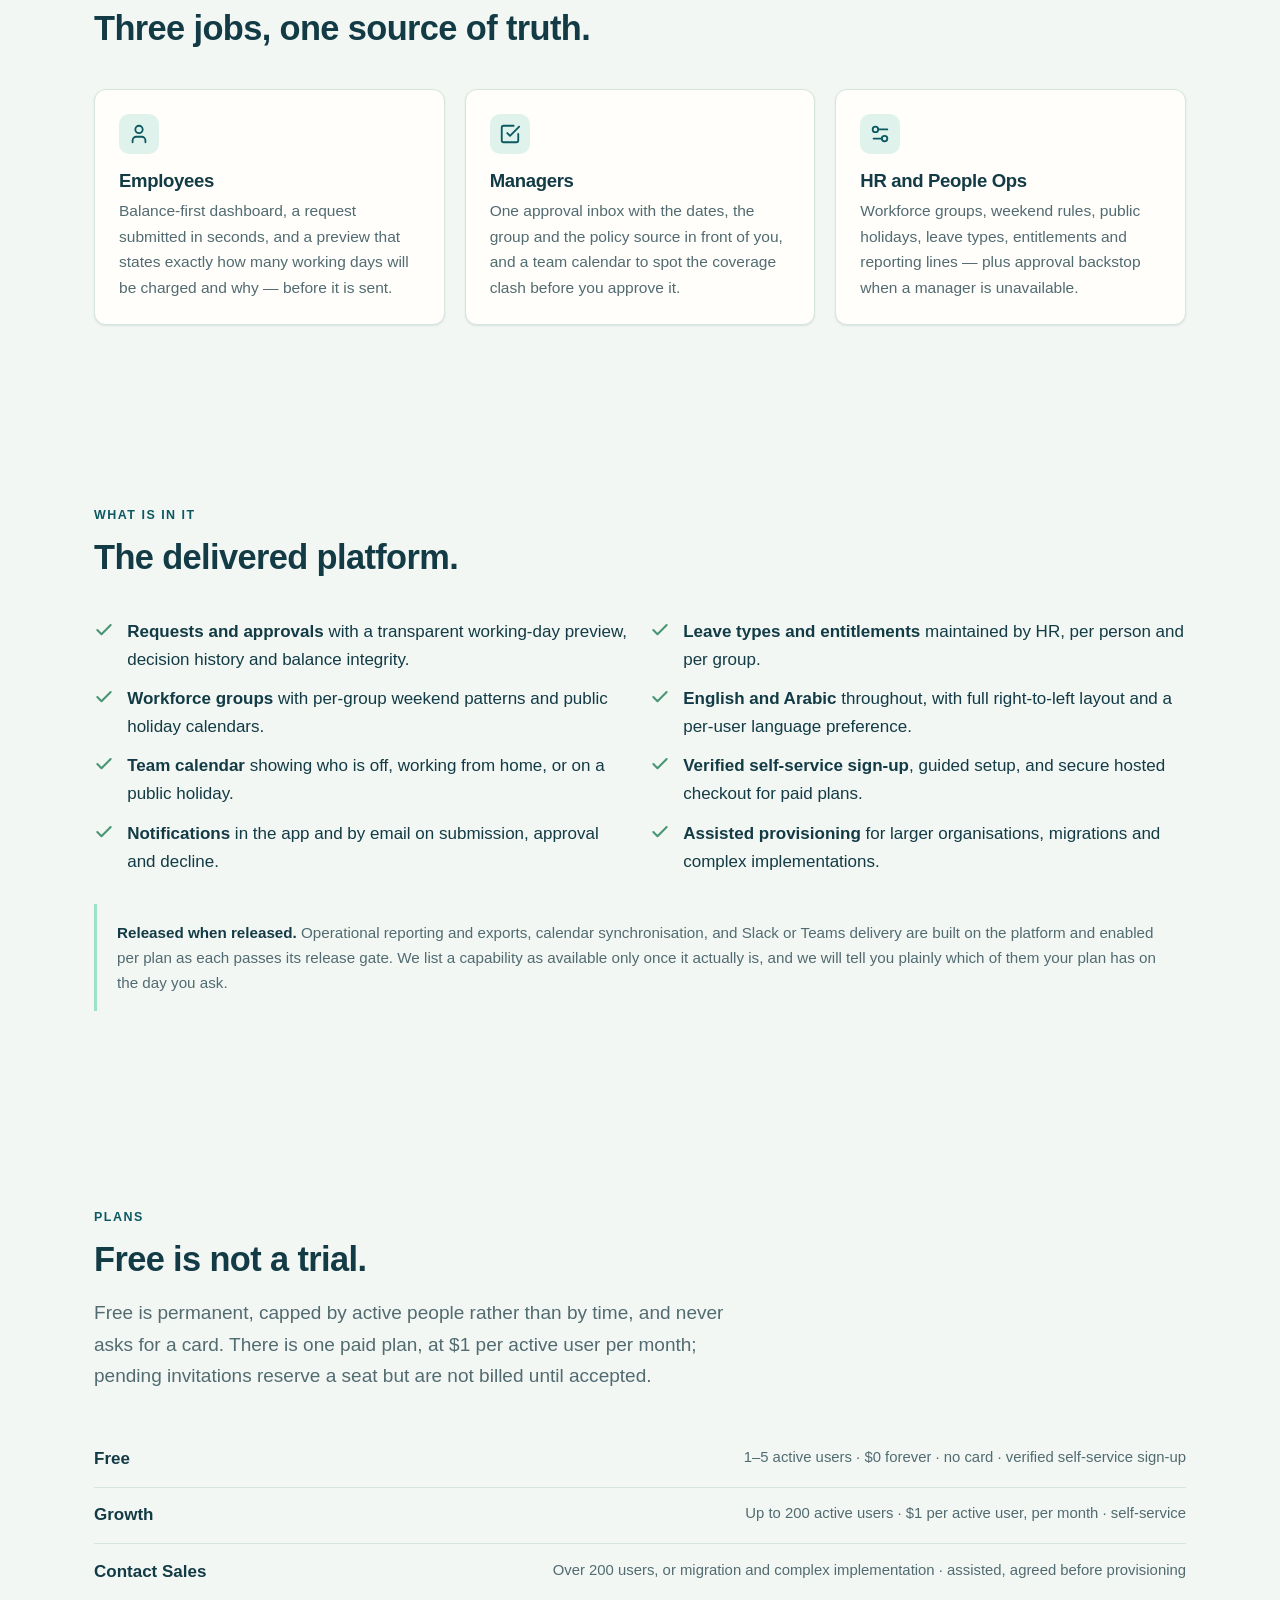
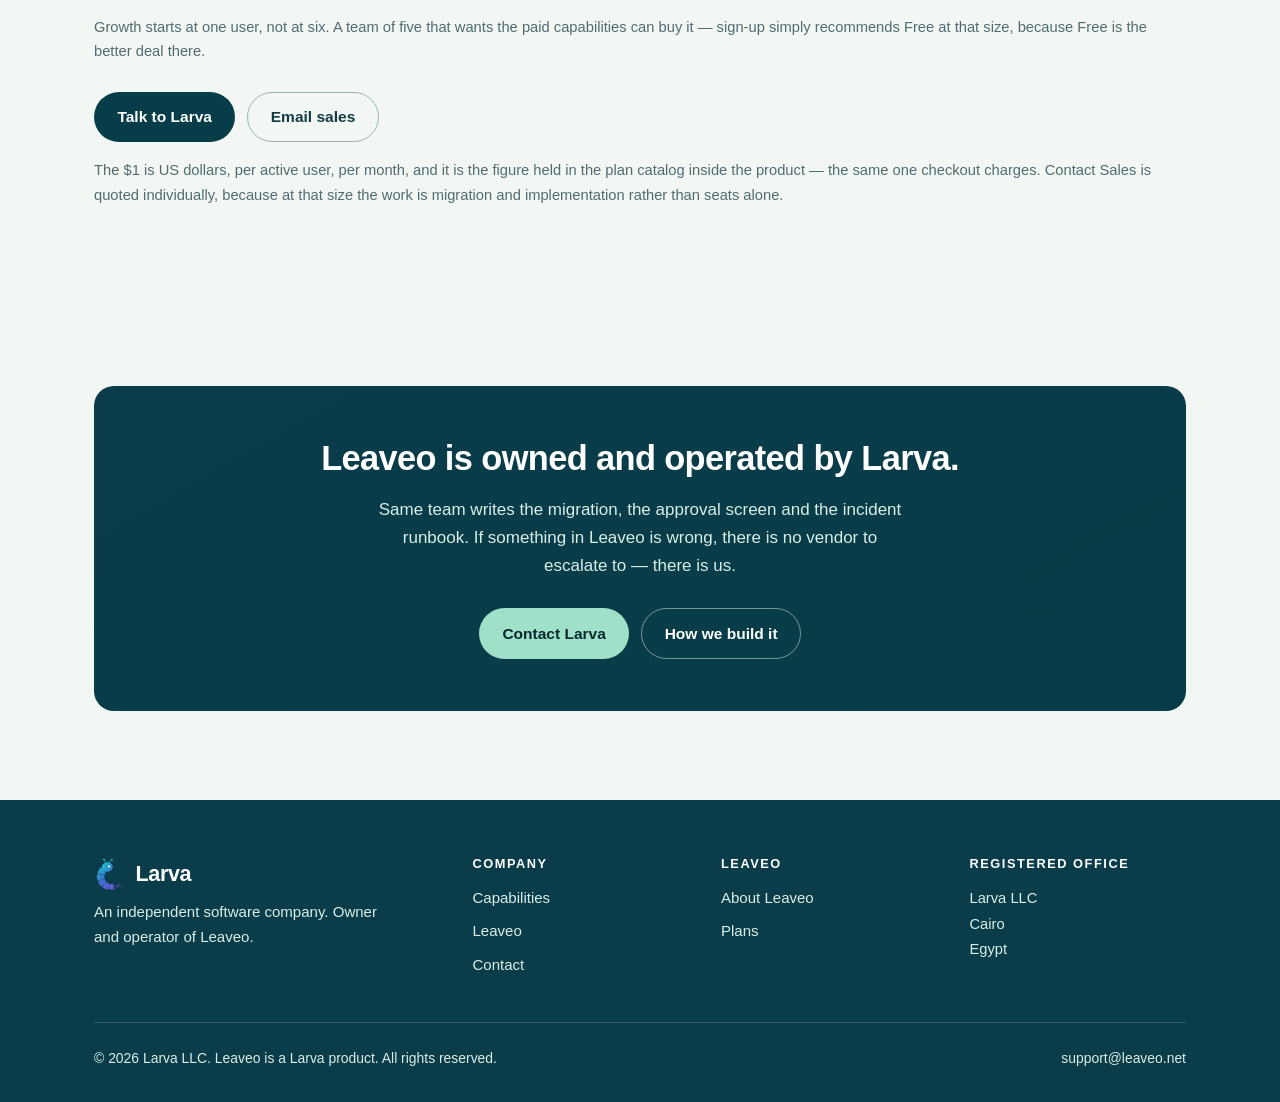
<file: leaveo.html>
<!doctype html>
<html lang="en">
<head>
<meta charset="utf-8">
<meta name="viewport" content="width=device-width, initial-scale=1">
<title>Leaveo — leave management by Larva</title>
<meta name="description" content="Leaveo is Larva's leave management product for distributed teams: transparent working-day charging, per-group weekends and holidays, English and Arabic.">
<link rel="canonical" href="https://leaveo.net/leaveo.html">
<link rel="icon" href="/favicon.svg" type="image/svg+xml">
<link rel="stylesheet" href="/assets/css/site.css?v=9d362d1b">
<meta property="og:type" content="website">
<meta property="og:site_name" content="Larva">
<meta property="og:title" content="Leaveo — leave management by Larva">
<meta property="og:description" content="Leaveo is Larva's leave management product for distributed teams: transparent working-day charging, per-group weekends and holidays, English and Arabic.">
<meta property="og:url" content="https://leaveo.net/leaveo.html">
<meta property="og:image" content="https://leaveo.net/assets/img/og-card.png">
<meta property="og:image:width" content="1200">
<meta property="og:image:height" content="630">
<meta property="og:image:alt" content="The Larva logo above the line: Software that evolves.">
<meta name="twitter:card" content="summary_large_image">
<meta name="twitter:title" content="Leaveo — leave management by Larva">
<meta name="twitter:description" content="Leaveo is Larva's leave management product for distributed teams: transparent working-day charging, per-group weekends and holidays, English and Arabic.">
<meta name="twitter:image" content="https://leaveo.net/assets/img/og-card.png">
<meta name="theme-color" content="#0A3C49">
<script type="application/ld+json">
{
  "@context": "https://schema.org",
  "@type": "Organization",
  "@id": "https://leaveo.net/#larva",
  "name": "Larva",
  "legalName": "Larva LLC",
  "url": "https://leaveo.net/",
  "logo": "https://leaveo.net/assets/img/larva-logo.png",
  "image": "https://leaveo.net/assets/img/og-card.png",
  "slogan": "Software that evolves",
  "description": "Larva is an independent software company that designs, builds and operates multi-tenant SaaS products end to end.",
  "email": "sales@leaveo.net",
  "address": {
    "@type": "PostalAddress",
    "addressLocality": "Cairo",
    "addressCountry": "EG"
  },
  "brand": {
    "@type": "Brand",
    "name": "Leaveo",
    "url": "https://leaveo.net/leaveo.html"
  },
  "contactPoint": [
    {
      "@type": "ContactPoint",
      "contactType": "sales",
      "email": "sales@leaveo.net",
      "availableLanguage": [
        "en",
        "ar"
      ]
    },
    {
      "@type": "ContactPoint",
      "contactType": "customer support",
      "email": "support@leaveo.net",
      "availableLanguage": [
        "en",
        "ar"
      ]
    }
  ]
}
</script>
<script type="application/ld+json">
{
  "@context": "https://schema.org",
  "@type": "SoftwareApplication",
  "name": "Leaveo",
  "url": "https://leaveo.net/leaveo.html",
  "applicationCategory": "BusinessApplication",
  "applicationSubCategory": "Leave and absence management",
  "operatingSystem": "Web browser",
  "inLanguage": [
    "en",
    "ar"
  ],
  "image": "https://leaveo.net/assets/img/og-card.png",
  "description": "Leave and vacation management for distributed teams, with transparent working-day charging and per-group weekends and holidays.",
  "publisher": {
    "@id": "https://leaveo.net/#larva"
  },
  "provider": {
    "@id": "https://leaveo.net/#larva"
  },
  "offers": [
    {
      "@type": "Offer",
      "name": "Free",
      "price": "0",
      "priceCurrency": "USD",
      "description": "1-5 active users. No card required, renews at $0.",
      "url": "https://leaveo.net/leaveo.html#plans",
      "availability": "https://schema.org/InStock"
    },
    {
      "@type": "Offer",
      "name": "Growth",
      "price": "1.00",
      "priceCurrency": "USD",
      "description": "Up to 200 active users, billed monthly per active user.",
      "url": "https://leaveo.net/leaveo.html#plans",
      "availability": "https://schema.org/InStock",
      "priceSpecification": {
        "@type": "UnitPriceSpecification",
        "price": "1.00",
        "priceCurrency": "USD",
        "unitText": "active user per month",
        "referenceQuantity": {
          "@type": "QuantitativeValue",
          "value": 1,
          "unitText": "active user"
        }
      }
    }
  ]
}
</script>
</head>
<body>
<a class="skip-link" href="#main">Skip to main content</a>

<header class="site-header">
  <div class="wrap site-header__inner">
    <a class="brand" href="/">
      <svg viewBox="7 0.5 47.5 55.5" aria-hidden="true" focusable="false">
        <defs>
          <linearGradient id="larva-g-h" gradientUnits="userSpaceOnUse" x1="19" y1="9" x2="52" y2="52">
            <stop offset="0" stop-color="#1FBFCB"/>
            <stop offset=".42" stop-color="#3A70D2"/>
            <stop offset="1" stop-color="#7B4BD6"/>
          </linearGradient>
        </defs>
        <g fill="none" stroke="url(#larva-g-h)" stroke-linecap="butt">
            <path d="M18.99 21.29A17.5 17.5 0 0 0 15.11 28.41" stroke-width="12.5"/>
            <path d="M14.83 29.60A17.5 17.5 0 0 0 15.14 37.71" stroke-width="13.0"/>
            <path d="M15.51 38.87A17.5 17.5 0 0 0 19.93 45.67" stroke-width="12.4"/>
            <path d="M20.85 46.48A17.5 17.5 0 0 0 28.12 50.07" stroke-width="11.2"/>
            <path d="M29.32 50.29A17.5 17.5 0 0 0 37.41 49.64" stroke-width="9.6"/>
            <circle cx="14.96" cy="29.00" r="2.1" stroke-width="1.4"/>
            <circle cx="15.32" cy="38.29" r="2.1" stroke-width="1.4"/>
            <circle cx="20.38" cy="46.09" r="2.1" stroke-width="1.4"/>
            <circle cx="28.72" cy="50.19" r="2.1" stroke-width="1.4"/>
        </g>
        <g fill="url(#larva-g-h)">
            <ellipse cx="26" cy="16.2" rx="9.6" ry="8.2" transform="rotate(-12 26 16.2)"/>
            <circle cx="20.2" cy="3.0" r="1.5"/>
            <circle cx="34.2" cy="3.4" r="1.5"/>
            <rect x="40.8" y="48.2" width="3.2" height="3.2" rx="0.64"/>
            <rect x="44.7" y="45.9" width="2.4" height="2.4" rx="0.48"/>
            <rect x="47.2" y="49.6" width="1.8" height="1.8" rx="0.36"/>
            <rect x="50.0" y="46.8" width="1.4" height="1.4" rx="0.28"/>
            <rect x="52.3" y="49.1" width="1.05" height="1.05" rx="0.21"/>
        </g>
        <g fill="none" stroke="url(#larva-g-h)" stroke-width="1.5" stroke-linecap="round">
            <path d="M23.4 8.4Q21.1 5 20.4 3.7"/>
            <path d="M28.9 8.1Q32.2 4.8 33.8 3.9"/>
        </g>
        <circle cx="29.1" cy="15.3" r="1.85" fill="#FFFFFF"/>
</svg>
      <span>Larva<small>Software that evolves</small></span>
    </a>

    <button class="nav-toggle" type="button" aria-expanded="false" aria-controls="site-nav">
      <span class="sr-only">Menu</span>
      <svg width="20" height="20" viewBox="0 0 24 24" fill="none" stroke="currentColor" stroke-width="2" stroke-linecap="round" aria-hidden="true"><path d="M4 7h16M4 12h16M4 17h16"/></svg>
    </button>

    <nav class="site-nav" id="site-nav" aria-label="Primary">
      <a href="/">Home</a>
      <a href="/capabilities.html">Capabilities</a>
      <a href="/leaveo.html" aria-current="page">Leaveo</a>
      <a href="/contact.html">Contact</a>
      <a class="btn btn-primary" href="/contact.html">Talk to us</a>
    </nav>
  </div>
</header>

<main id="main">

  <section class="section section--tint">
    <div class="wrap">
      <p class="eyebrow">A Larva product</p>
      <span class="brandline">
        <svg viewBox="0 0 32 32" aria-hidden="true" focusable="false">
          <rect width="32" height="32" rx="7" fill="#093C5D"/>
          <g fill="none" stroke="#ECF4E8" stroke-width="2" stroke-linecap="round" stroke-linejoin="round" transform="translate(4 4)">
            <path d="M22 12a10.06 10.06 0 0 0-20 0Z"/><path d="M12 12v8a2 2 0 0 0 4 0"/><path d="M12 2v1"/>
          </g>
        </svg>
        Leaveo
      </span>
      <h1>Leave management with the calculation in plain view.</h1>
      <p class="lede">Teams of five to two hundred still run time off through email threads and a shared spreadsheet. The cost is not the admin — it is the arithmetic nobody can check. Leaveo makes the working-day result, and the policy behind it, visible before a balance ever changes.</p>
      <div class="actions">
        <a class="btn btn-primary" href="#plans">See the plans</a>
        <a class="btn btn-outline" href="/contact.html">Talk to Larva</a>
      </div>
    </div>
  </section>

  <section class="section">
    <div class="wrap">
      <div class="section-head">
        <p class="eyebrow">The problem</p>
        <h2>One team, several working weeks.</h2>
      </div>
      <div class="product">
        <div>
          <p>A company with people in Cairo and people in Chicago does not have one weekend. It has two, plus two sets of public holidays, plus the manager in the middle trying to work out whether Friday counts.</p>
          <p>Leaveo gives every person a <strong>workforce group</strong> that carries its own weekend pattern and holiday calendar. The requester's group is the policy source, so the same date range charges differently for different people — correctly, and with the reason attached.</p>
          <p>Change future policy without rewriting history: past requests keep the result and the rules that produced them.</p>
        </div>
        <div class="product__figure">
          <div class="proof">
            <p class="eyebrow">Illustrative working-day calculation</p>
            <p class="proof__result">3 working days will be charged.</p>
            <p class="proof__range">Monday 14 September to Friday 18 September 2026</p>
            <ul class="proof__days">
              <li class="day-charged"><b>Mon 14</b><span>Working day</span><span class="pill pill-charged">Charged</span></li>
              <li class="day-charged"><b>Tue 15</b><span>Working day</span><span class="pill pill-charged">Charged</span></li>
              <li class="day-excluded"><b>Wed 16</b><span>Group holiday</span><span class="pill pill-excluded">Skipped</span></li>
              <li class="day-charged"><b>Thu 17</b><span>Working day</span><span class="pill pill-charged">Charged</span></li>
              <li class="day-excluded"><b>Fri 18</b><span>Weekend</span><span class="pill pill-excluded">Skipped</span></li>
            </ul>
            <p class="proof__policy">Policy source — example workforce group · Friday–Saturday weekend · group holiday on 16 September. This is a policy example, not customer data.</p>
          </div>
        </div>
      </div>
    </div>
  </section>

  <section class="section section--tint">
    <div class="wrap">
      <div class="section-head">
        <p class="eyebrow">Who it is for</p>
        <h2>Three jobs, one source of truth.</h2>
      </div>
      <div class="grid grid-3">
        <article class="card">
          <div class="card__icon"><svg viewBox="0 0 24 24" fill="none" stroke="currentColor" stroke-width="2" stroke-linecap="round" stroke-linejoin="round" aria-hidden="true"><path d="M19 21v-2a4 4 0 0 0-4-4H9a4 4 0 0 0-4 4v2"/><circle cx="12" cy="7" r="4"/></svg></div>
          <h3>Employees</h3>
          <p>Balance-first dashboard, a request submitted in seconds, and a preview that states exactly how many working days will be charged and why — before it is sent.</p>
        </article>
        <article class="card">
          <div class="card__icon"><svg viewBox="0 0 24 24" fill="none" stroke="currentColor" stroke-width="2" stroke-linecap="round" stroke-linejoin="round" aria-hidden="true"><path d="M9 11l3 3L22 4"/><path d="M21 12v7a2 2 0 0 1-2 2H5a2 2 0 0 1-2-2V5a2 2 0 0 1 2-2h11"/></svg></div>
          <h3>Managers</h3>
          <p>One approval inbox with the dates, the group and the policy source in front of you, and a team calendar to spot the coverage clash before you approve it.</p>
        </article>
        <article class="card">
          <div class="card__icon"><svg viewBox="0 0 24 24" fill="none" stroke="currentColor" stroke-width="2" stroke-linecap="round" stroke-linejoin="round" aria-hidden="true"><path d="M20 7h-9M14 17H5"/><circle cx="17" cy="17" r="3"/><circle cx="7" cy="7" r="3"/></svg></div>
          <h3>HR and People Ops</h3>
          <p>Workforce groups, weekend rules, public holidays, leave types, entitlements and reporting lines — plus approval backstop when a manager is unavailable.</p>
        </article>
      </div>
    </div>
  </section>

  <section class="section">
    <div class="wrap">
      <div class="section-head">
        <p class="eyebrow">What is in it</p>
        <h2>The delivered platform.</h2>
      </div>
      <div class="grid grid-2">
        <div>
          <ul class="checks">
            <li><svg viewBox="0 0 24 24" fill="none" stroke="currentColor" stroke-width="2.5" stroke-linecap="round" stroke-linejoin="round" aria-hidden="true"><path d="M20 6 9 17l-5-5"/></svg><span><strong>Requests and approvals</strong> with a transparent working-day preview, decision history and balance integrity.</span></li>
            <li><svg viewBox="0 0 24 24" fill="none" stroke="currentColor" stroke-width="2.5" stroke-linecap="round" stroke-linejoin="round" aria-hidden="true"><path d="M20 6 9 17l-5-5"/></svg><span><strong>Workforce groups</strong> with per-group weekend patterns and public holiday calendars.</span></li>
            <li><svg viewBox="0 0 24 24" fill="none" stroke="currentColor" stroke-width="2.5" stroke-linecap="round" stroke-linejoin="round" aria-hidden="true"><path d="M20 6 9 17l-5-5"/></svg><span><strong>Team calendar</strong> showing who is off, working from home, or on a public holiday.</span></li>
            <li><svg viewBox="0 0 24 24" fill="none" stroke="currentColor" stroke-width="2.5" stroke-linecap="round" stroke-linejoin="round" aria-hidden="true"><path d="M20 6 9 17l-5-5"/></svg><span><strong>Notifications</strong> in the app and by email on submission, approval and decline.</span></li>
          </ul>
        </div>
        <div>
          <ul class="checks">
            <li><svg viewBox="0 0 24 24" fill="none" stroke="currentColor" stroke-width="2.5" stroke-linecap="round" stroke-linejoin="round" aria-hidden="true"><path d="M20 6 9 17l-5-5"/></svg><span><strong>Leave types and entitlements</strong> maintained by HR, per person and per group.</span></li>
            <li><svg viewBox="0 0 24 24" fill="none" stroke="currentColor" stroke-width="2.5" stroke-linecap="round" stroke-linejoin="round" aria-hidden="true"><path d="M20 6 9 17l-5-5"/></svg><span><strong>English and Arabic</strong> throughout, with full right-to-left layout and a per-user language preference.</span></li>
            <li><svg viewBox="0 0 24 24" fill="none" stroke="currentColor" stroke-width="2.5" stroke-linecap="round" stroke-linejoin="round" aria-hidden="true"><path d="M20 6 9 17l-5-5"/></svg><span><strong>Verified self-service sign-up</strong>, guided setup, and secure hosted checkout for paid plans.</span></li>
            <li><svg viewBox="0 0 24 24" fill="none" stroke="currentColor" stroke-width="2.5" stroke-linecap="round" stroke-linejoin="round" aria-hidden="true"><path d="M20 6 9 17l-5-5"/></svg><span><strong>Assisted provisioning</strong> for larger organisations, migrations and complex implementations.</span></li>
          </ul>
        </div>
      </div>

      <p class="note mt-2">
        <strong>Released when released.</strong> Operational reporting and exports, calendar synchronisation, and Slack or Teams delivery are built on the platform and enabled per plan as each passes its release gate. We list a capability as available only once it actually is, and we will tell you plainly which of them your plan has on the day you ask.
      </p>
    </div>
  </section>

  <section class="section section--tint" id="plans">
    <div class="wrap">
      <div class="section-head">
        <p class="eyebrow">Plans</p>
        <h2>Free is not a trial.</h2>
        <p class="lede">Free is permanent, capped by active people rather than by time, and never asks for a card. There is one paid plan, at $1 per active user per month; pending invitations reserve a seat but are not billed until accepted.</p>
      </div>
      <ul class="plainlist">
        <li><strong>Free</strong> <span>1&ndash;5 active users · $0 forever · no card · verified self-service sign-up</span></li>
        <li><strong>Growth</strong> <span>Up to 200 active users · $1 per active user, per month · self-service</span></li>
        <li><strong>Contact Sales</strong> <span>Over 200 users, or migration and complex implementation · assisted, agreed before provisioning</span></li>
      </ul>
      <p class="cap__note mt-1">Growth starts at one user, not at six. A team of five that wants the paid capabilities can buy it — sign-up simply recommends Free at that size, because Free is the better deal there.</p>
      <div class="actions">
        <a class="btn btn-primary" href="/contact.html">Talk to Larva</a>
        <a class="btn btn-outline" href="mailto:sales@leaveo.net">Email sales</a>
      </div>
      <p class="cap__note mt-1">The $1 is US dollars, per active user, per month, and it is the figure held in the plan catalog inside the product — the same one checkout charges. Contact Sales is quoted individually, because at that size the work is migration and implementation rather than seats alone.</p>
    </div>
  </section>

  <section class="section">
    <div class="wrap">
      <div class="cta">
        <h2>Leaveo is owned and operated by Larva.</h2>
        <p>Same team writes the migration, the approval screen and the incident runbook. If something in Leaveo is wrong, there is no vendor to escalate to — there is us.</p>
        <div class="actions">
          <a class="btn btn-invert" href="/contact.html">Contact Larva</a>
          <a class="btn btn-ghost-invert" href="/capabilities.html">How we build it</a>
        </div>
      </div>
    </div>
  </section>

</main>

<footer class="site-footer">
  <div class="wrap">
    <div class="footer-grid">
      <div class="footer-brand">
        <span class="brandline">
          <svg viewBox="7 0.5 47.5 55.5" aria-hidden="true" focusable="false">
            <defs>
              <linearGradient id="larva-g-f" gradientUnits="userSpaceOnUse" x1="19" y1="9" x2="52" y2="52">
                <stop offset="0" stop-color="#1FBFCB"/>
                <stop offset=".42" stop-color="#3A70D2"/>
                <stop offset="1" stop-color="#7B4BD6"/>
              </linearGradient>
            </defs>
            <g fill="none" stroke="url(#larva-g-f)" stroke-linecap="butt">
                <path d="M18.99 21.29A17.5 17.5 0 0 0 15.11 28.41" stroke-width="12.5"/>
                <path d="M14.83 29.60A17.5 17.5 0 0 0 15.14 37.71" stroke-width="13.0"/>
                <path d="M15.51 38.87A17.5 17.5 0 0 0 19.93 45.67" stroke-width="12.4"/>
                <path d="M20.85 46.48A17.5 17.5 0 0 0 28.12 50.07" stroke-width="11.2"/>
                <path d="M29.32 50.29A17.5 17.5 0 0 0 37.41 49.64" stroke-width="9.6"/>
                <circle cx="14.96" cy="29.00" r="2.1" stroke-width="1.4"/>
                <circle cx="15.32" cy="38.29" r="2.1" stroke-width="1.4"/>
                <circle cx="20.38" cy="46.09" r="2.1" stroke-width="1.4"/>
                <circle cx="28.72" cy="50.19" r="2.1" stroke-width="1.4"/>
            </g>
            <g fill="url(#larva-g-f)">
                <ellipse cx="26" cy="16.2" rx="9.6" ry="8.2" transform="rotate(-12 26 16.2)"/>
                <circle cx="20.2" cy="3.0" r="1.5"/>
                <circle cx="34.2" cy="3.4" r="1.5"/>
                <rect x="40.8" y="48.2" width="3.2" height="3.2" rx="0.64"/>
                <rect x="44.7" y="45.9" width="2.4" height="2.4" rx="0.48"/>
                <rect x="47.2" y="49.6" width="1.8" height="1.8" rx="0.36"/>
                <rect x="50.0" y="46.8" width="1.4" height="1.4" rx="0.28"/>
                <rect x="52.3" y="49.1" width="1.05" height="1.05" rx="0.21"/>
            </g>
            <g fill="none" stroke="url(#larva-g-f)" stroke-width="1.5" stroke-linecap="round">
                <path d="M23.4 8.4Q21.1 5 20.4 3.7"/>
                <path d="M28.9 8.1Q32.2 4.8 33.8 3.9"/>
            </g>
            <circle cx="29.1" cy="15.3" r="1.85" fill="#FFFFFF"/>
</svg>
          Larva
        </span>
        <p>An independent software company. Owner and operator of Leaveo.</p>
      </div>

      <div>
        <h3>Company</h3>
        <ul>
          <li><a href="/capabilities.html">Capabilities</a></li>
          <li><a href="/leaveo.html">Leaveo</a></li>
          <li><a href="/contact.html">Contact</a></li>
        </ul>
      </div>

      <div>
        <h3>Leaveo</h3>
        <ul>
          <li><a href="/leaveo.html">About Leaveo</a></li>
          <li><a href="/leaveo.html#plans">Plans</a></li>
        </ul>
      </div>

      <div>
        <h3>Registered office</h3>
        <address class="footer-addr"><!--larva:address-->Larva LLC<br>Cairo<br>Egypt<!--/larva:address--></address>
      </div>
    </div>

    <div class="footer-bottom">
      <span>&copy; <span data-year>2026</span> Larva LLC. Leaveo is a Larva product. All rights reserved.</span>
      <span><a href="mailto:support@leaveo.net">support@leaveo.net</a></span>
    </div>
  </div>
</footer>

<script src="/assets/js/site.js?v=2b8a413d" defer></script>
</body>
</html>
</file>
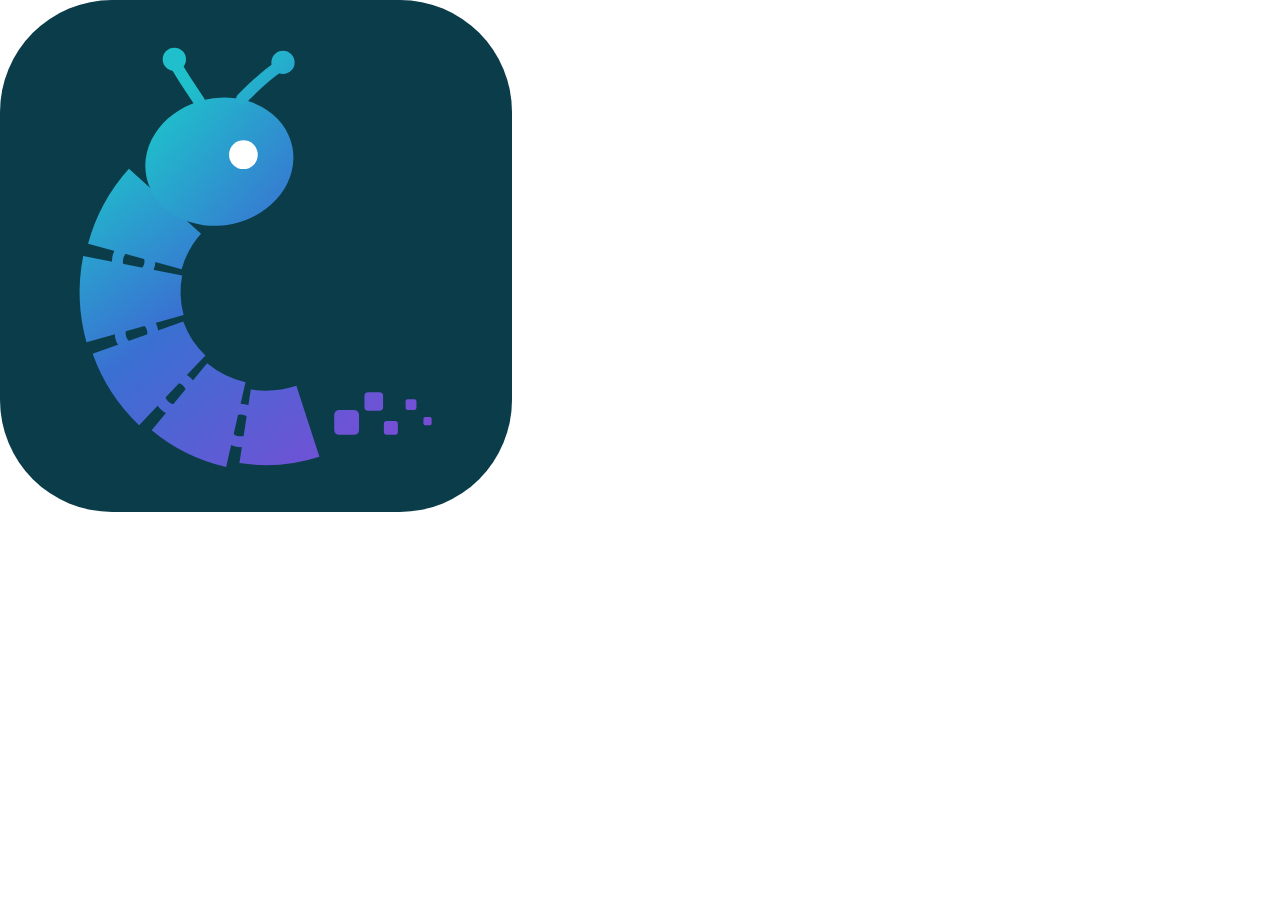
<file: scripts/logo-card.html>
<!doctype html>
<meta charset="utf-8">
<title>Larva logo</title>
<style>*{margin:0;padding:0}html,body{width:512px;height:512px;overflow:hidden;background:transparent}svg{display:block;width:512px;height:512px}</style>
<svg viewBox="0 0 64 64" xmlns="http://www.w3.org/2000/svg">
  <defs>
    <linearGradient id="g" gradientUnits="userSpaceOnUse" x1="19" y1="9" x2="52" y2="52">
      <stop offset="0" stop-color="#1FBFCB"/><stop offset=".42" stop-color="#3A70D2"/><stop offset="1" stop-color="#7B4BD6"/>
    </linearGradient>
  </defs>
  <rect width="64" height="64" rx="14" fill="#0A3C49"/>
  <g transform="translate(2.2 4.5) scale(0.97)">
    <g fill="none" stroke="url(#g)" stroke-linecap="butt">
      <path d="M18.99 21.29A17.5 17.5 0 0 0 15.11 28.41" stroke-width="12.5"/>
      <path d="M14.83 29.60A17.5 17.5 0 0 0 15.14 37.71" stroke-width="13.0"/>
      <path d="M15.51 38.87A17.5 17.5 0 0 0 19.93 45.67" stroke-width="12.4"/>
      <path d="M20.85 46.48A17.5 17.5 0 0 0 28.12 50.07" stroke-width="11.2"/>
      <path d="M29.32 50.29A17.5 17.5 0 0 0 37.41 49.64" stroke-width="9.6"/>
      <circle cx="14.96" cy="29.00" r="2.1" stroke-width="1.4"/>
      <circle cx="15.32" cy="38.29" r="2.1" stroke-width="1.4"/>
      <circle cx="20.38" cy="46.09" r="2.1" stroke-width="1.4"/>
      <circle cx="28.72" cy="50.19" r="2.1" stroke-width="1.4"/>
    </g>
    <g fill="url(#g)">
      <ellipse cx="26" cy="16.2" rx="9.6" ry="8.2" transform="rotate(-12 26 16.2)"/>
      <circle cx="20.2" cy="3.0" r="1.5"/><circle cx="34.2" cy="3.4" r="1.5"/>
      <rect x="40.8" y="48.2" width="3.2" height="3.2" rx="0.64"/>
      <rect x="44.7" y="45.9" width="2.4" height="2.4" rx="0.48"/>
      <rect x="47.2" y="49.6" width="1.8" height="1.8" rx="0.36"/>
      <rect x="50.0" y="46.8" width="1.4" height="1.4" rx="0.28"/>
      <rect x="52.3" y="49.1" width="1.05" height="1.05" rx="0.21"/>
    </g>
    <g fill="none" stroke="url(#g)" stroke-width="1.5" stroke-linecap="round">
      <path d="M23.4 8.4Q21.1 5 20.4 3.7"/><path d="M28.9 8.1Q32.2 4.8 33.8 3.9"/>
    </g>
    <circle cx="29.1" cy="15.3" r="1.85" fill="#FFFFFF"/>
  </g>
</svg>
</file>
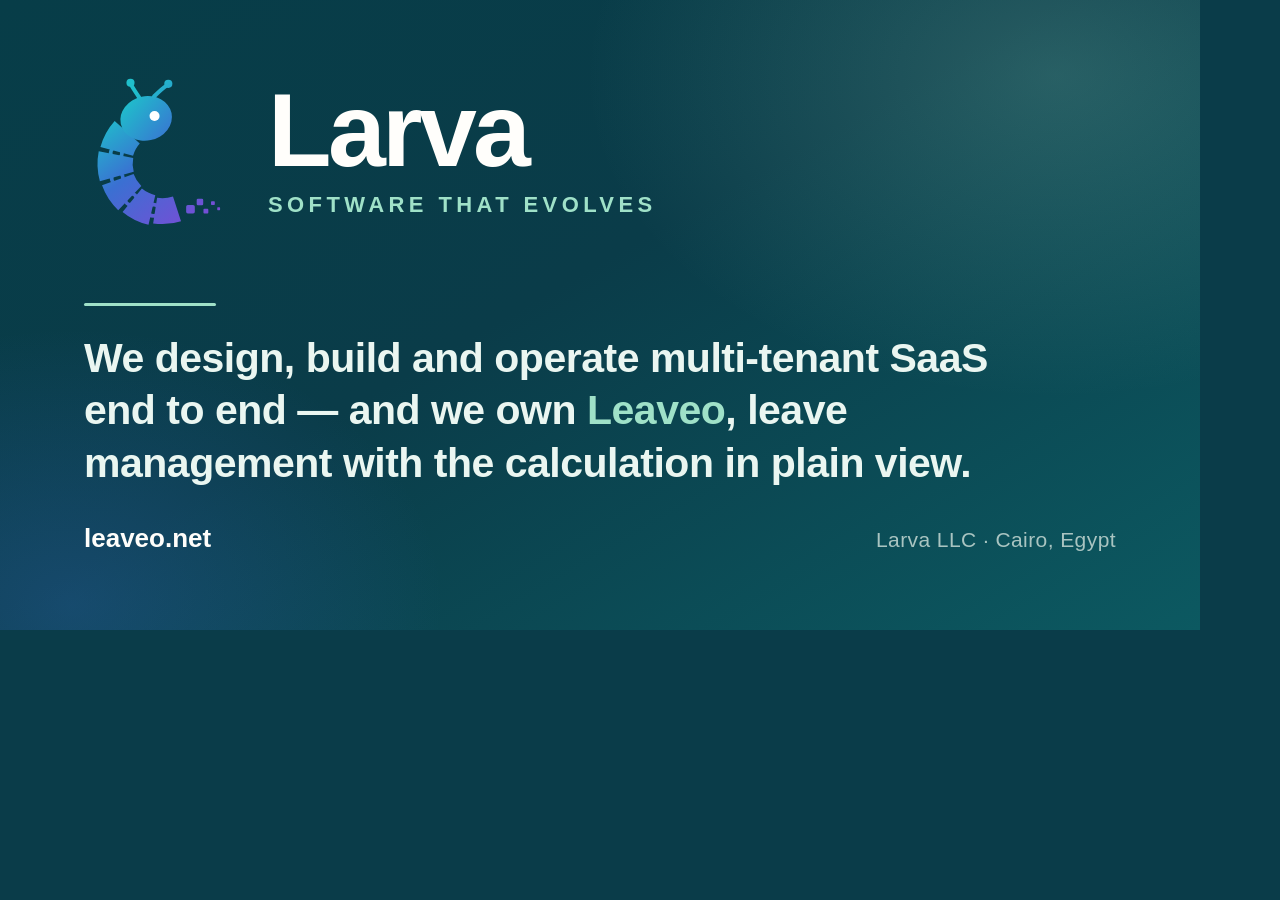
<file: scripts/og-card.html>
<!doctype html>
<meta charset="utf-8">
<title>Larva OG card</title>
<style>
  *{margin:0;padding:0;box-sizing:border-box}
  html,body{width:1200px;height:630px;overflow:hidden}
  body{
    font-family:-apple-system,BlinkMacSystemFont,"Segoe UI",Inter,Roboto,"Helvetica Neue",Arial,sans-serif;
    background:#0A3C49;
    color:#FFFEFB;
    position:relative;
  }
  .glow{
    position:absolute;inset:0;
    background:
      radial-gradient(760px 520px at 88% 12%, rgba(159,225,200,.20), transparent 62%),
      radial-gradient(620px 460px at 6% 96%, rgba(58,112,210,.26), transparent 60%),
      linear-gradient(150deg,#073D48 0%, #0A3C49 46%, #0C5961 100%);
  }
  .frame{position:absolute;inset:0;padding:76px 84px;display:flex;flex-direction:column;justify-content:space-between}
  .top{display:flex;align-items:center;gap:34px}
  .mark{width:150px;height:150px;flex:none}
  .word{font-size:104px;font-weight:700;letter-spacing:-.035em;line-height:.9}
  .sub{margin-top:14px;font-size:22px;font-weight:600;letter-spacing:.20em;text-transform:uppercase;color:#9FE1C8}
  .rule{height:3px;width:132px;background:#9FE1C8;border-radius:2px;margin-bottom:26px}
  .line{font-size:41px;font-weight:550;line-height:1.28;letter-spacing:-.012em;color:#EAF6F1;max-width:940px}
  .line b{color:#9FE1C8;font-weight:650}
  .foot{display:flex;align-items:baseline;justify-content:space-between;margin-top:34px}
  .dom{font-size:26px;font-weight:600;color:#FFFEFB}
  .meta{font-size:21px;color:#A9C4C1;letter-spacing:.02em}
</style>
<div class="glow"></div>
<div class="frame">
  <div class="top">
    <svg class="mark" viewBox="7 0.5 47.5 55.5" xmlns="http://www.w3.org/2000/svg">
      <defs>
        <linearGradient id="g" gradientUnits="userSpaceOnUse" x1="19" y1="9" x2="52" y2="52">
          <stop offset="0" stop-color="#1FBFCB"/><stop offset=".42" stop-color="#3A70D2"/><stop offset="1" stop-color="#7B4BD6"/>
        </linearGradient>
      </defs>
      <g fill="none" stroke="url(#g)" stroke-linecap="butt">
        <path d="M18.99 21.29A17.5 17.5 0 0 0 15.11 28.41" stroke-width="12.5"/>
        <path d="M14.83 29.60A17.5 17.5 0 0 0 15.14 37.71" stroke-width="13.0"/>
        <path d="M15.51 38.87A17.5 17.5 0 0 0 19.93 45.67" stroke-width="12.4"/>
        <path d="M20.85 46.48A17.5 17.5 0 0 0 28.12 50.07" stroke-width="11.2"/>
        <path d="M29.32 50.29A17.5 17.5 0 0 0 37.41 49.64" stroke-width="9.6"/>
        <circle cx="14.96" cy="29.00" r="2.1" stroke-width="1.4"/>
        <circle cx="15.32" cy="38.29" r="2.1" stroke-width="1.4"/>
        <circle cx="20.38" cy="46.09" r="2.1" stroke-width="1.4"/>
        <circle cx="28.72" cy="50.19" r="2.1" stroke-width="1.4"/>
      </g>
      <g fill="url(#g)">
        <ellipse cx="26" cy="16.2" rx="9.6" ry="8.2" transform="rotate(-12 26 16.2)"/>
        <circle cx="20.2" cy="3.0" r="1.5"/><circle cx="34.2" cy="3.4" r="1.5"/>
        <rect x="40.8" y="48.2" width="3.2" height="3.2" rx="0.64"/>
        <rect x="44.7" y="45.9" width="2.4" height="2.4" rx="0.48"/>
        <rect x="47.2" y="49.6" width="1.8" height="1.8" rx="0.36"/>
        <rect x="50.0" y="46.8" width="1.4" height="1.4" rx="0.28"/>
        <rect x="52.3" y="49.1" width="1.05" height="1.05" rx="0.21"/>
      </g>
      <g fill="none" stroke="url(#g)" stroke-width="1.5" stroke-linecap="round">
        <path d="M23.4 8.4Q21.1 5 20.4 3.7"/><path d="M28.9 8.1Q32.2 4.8 33.8 3.9"/>
      </g>
      <circle cx="29.1" cy="15.3" r="1.85" fill="#FFFFFF"/>
    </svg>
    <div>
      <div class="word">Larva</div>
      <div class="sub">Software that evolves</div>
    </div>
  </div>
  <div>
    <div class="rule"></div>
    <div class="line">We design, build and operate multi-tenant SaaS end to end — and we own <b>Leaveo</b>, leave management with the calculation in plain view.</div>
    <div class="foot"><span class="dom">leaveo.net</span><span class="meta">Larva LLC · Cairo, Egypt</span></div>
  </div>
</div>
</file>
<file: assets/css/site.css>
/* ==========================================================================
   Larva — corporate site stylesheet
   Palette inherits the "Coastal Clarity" foundation used by Leaveo
   (ibiza-web/src/styles/tokens.css) so parent and product read as one family.
   Single file, no build step, no external requests.
   ========================================================================== */

:root {
  --navy:        #0A3C49;
  --navy-deep:   #073D48;
  --ocean:       #0C5961;
  --seafoam:     #9FE1C8;
  --mint:        #DFF3EC;
  --mist:        #F2F7F4;
  --paper:       #FFFEFB;

  --ink:         #133B45;
  --ink-muted:   #526B70;
  --ink-inverse: #FFFFFF;
  --ink-on-navy: #D8EEE7;

  --line:        #D7E5DF;
  --line-strong: #9AB4AA;

  /* Accent used for TEXT and icons; --ocean stays a background colour.
     Both are redefined for dark mode below so nothing lands navy-on-navy. */
  --accent:  #0C5961;
  --on-mint: #073D48;

  --accent-ocean: #3A91AA;
  --accent-mint:  #4A9674;
  --accent-sun:   #B47B34;
  --accent-rose:  #C75D6F;

  --surface:      var(--paper);
  --canvas:       var(--mist);

  --radius-sm: 6px;
  --radius:    12px;
  --radius-lg: 20px;

  --shadow-sm: 0 1px 2px rgba(10, 60, 73, .06), 0 1px 3px rgba(10, 60, 73, .05);
  --shadow:    0 2px 4px rgba(10, 60, 73, .05), 0 12px 28px -12px rgba(10, 60, 73, .18);

  --measure: 68ch;
  --page-max: 1140px;

  --font-sans: -apple-system, BlinkMacSystemFont, "Segoe UI", Inter, Roboto,
               "Helvetica Neue", Arial, "Noto Sans", sans-serif;
  --font-mono: ui-monospace, SFMono-Regular, "SF Mono", Menlo, Consolas,
               "Liberation Mono", monospace;
}

@media (prefers-color-scheme: dark) {
  :root {
    --canvas:      #06222A;
    --surface:     #0B2F39;
    --ink:         #E4F2EE;
    --ink-muted:   #A9C4C1;
    --line:        #17414C;
    --line-strong: #2A5C68;
    --mint:        #103F45;
    --mist:        #0B2F39;
    --paper:       #0B2F39;
    --accent:      #8FD8C0;
    --on-mint:     #D6F2E7;
    --shadow-sm:   0 1px 2px rgba(0, 0, 0, .4);
    --shadow:      0 12px 28px -12px rgba(0, 0, 0, .6);
  }
}

/* ---------- reset ---------- */

*, *::before, *::after { box-sizing: border-box; }

html {
  -webkit-text-size-adjust: 100%;
  scroll-behavior: smooth;
  /* .site-header is sticky at min-height 68px. Without this, an in-page jump
     (#plans from the footers, #main from the skip link) lands the target
     underneath the header instead of below it. */
  scroll-padding-top: 84px;
}

@media (prefers-reduced-motion: reduce) {
  html { scroll-behavior: auto; }
  *, *::before, *::after {
    animation-duration: .001ms !important;
    transition-duration: .001ms !important;
  }
}

body {
  margin: 0;
  font-family: var(--font-sans);
  font-size: 17px;
  line-height: 1.65;
  color: var(--ink);
  background: var(--canvas);
  -webkit-font-smoothing: antialiased;
}

img, svg { max-width: 100%; height: auto; display: block; }

h1, h2, h3, h4 {
  margin: 0 0 .5em;
  line-height: 1.18;
  letter-spacing: -.018em;
  font-weight: 650;
  text-wrap: balance;
}

h1 { font-size: clamp(2.1rem, 1.4rem + 2.6vw, 3.35rem); }
h2 { font-size: clamp(1.55rem, 1.2rem + 1.4vw, 2.15rem); }
h3 { font-size: 1.16rem; }

p  { margin: 0 0 1.1em; }
p, li { text-wrap: pretty; }

a { color: inherit; }

a:focus-visible,
button:focus-visible,
summary:focus-visible {
  outline: 3px solid var(--accent);
  outline-offset: 3px;
  border-radius: 4px;
}

hr { border: 0; border-top: 1px solid var(--line); margin: 3rem 0; }

/* ---------- utilities ---------- */

.wrap {
  width: 100%;
  max-width: var(--page-max);
  margin-inline: auto;
  padding-inline: 24px;
}

.lede {
  font-size: 1.19rem;
  color: var(--ink-muted);
  max-width: var(--measure);
}

.eyebrow {
  font-size: .78rem;
  font-weight: 700;
  letter-spacing: .12em;
  text-transform: uppercase;
  color: var(--accent);
  margin: 0 0 .75rem;
}

.section { padding: clamp(3.5rem, 7vw, 6rem) 0; }
.section--tint { background: var(--mist); }
.section--paper { background: var(--surface); }

.section-head { max-width: var(--measure); margin-bottom: 2.5rem; }

.sr-only {
  position: absolute; width: 1px; height: 1px;
  padding: 0; margin: -1px; overflow: hidden;
  clip: rect(0 0 0 0); clip-path: inset(50%); white-space: nowrap;
}

.skip-link {
  position: absolute; left: 12px; top: -60px; z-index: 100;
  background: var(--navy); color: #fff;
  padding: 10px 18px; border-radius: 0 0 var(--radius-sm) var(--radius-sm);
  text-decoration: none;
}
.skip-link:focus { top: 0; }

/* ---------- buttons ---------- */

.btn {
  display: inline-flex; align-items: center; gap: .5rem;
  padding: .72rem 1.4rem;
  border-radius: 999px;
  border: 1.5px solid transparent;
  font: inherit; font-weight: 600; font-size: .97rem;
  text-decoration: none; cursor: pointer;
  transition: background-color .15s ease, border-color .15s ease, color .15s ease, transform .15s ease;
}
.btn:hover { transform: translateY(-1px); }

.btn-primary { background: var(--navy-deep); color: #fff; }
.btn-primary:hover { background: var(--ocean); }

.btn-outline { border-color: var(--line-strong); color: var(--ink); background: transparent; }
.btn-outline:hover { border-color: var(--accent); background: var(--mint); color: var(--on-mint); }

.btn-invert { background: var(--seafoam); color: #06282F; }
.btn-invert:hover { background: #B6EBD7; }

.btn-ghost-invert { border-color: rgba(255,255,255,.45); color: #fff; }
.btn-ghost-invert:hover { border-color: #fff; background: rgba(255,255,255,.1); }

.actions { display: flex; flex-wrap: wrap; gap: .75rem; margin-top: 1.75rem; }

/* ---------- header ---------- */

.site-header {
  position: sticky; top: 0; z-index: 50;
  background: color-mix(in srgb, var(--canvas) 88%, transparent);
  backdrop-filter: saturate(180%) blur(12px);
  border-bottom: 1px solid var(--line);
}

.site-header__inner {
  display: flex; align-items: center; gap: 1.5rem;
  min-height: 68px;
}

.brand {
  display: inline-flex; align-items: center; gap: .65rem;
  text-decoration: none; color: inherit; font-weight: 700;
  letter-spacing: -.02em; font-size: 1.12rem;
  margin-inline-end: auto;
}
.brand svg { width: 30px; height: 30px; flex: none; }
.brand small {
  display: block; font-size: .68rem; font-weight: 500;
  letter-spacing: .04em; color: var(--ink-muted); text-transform: uppercase;
}

.site-nav { display: flex; align-items: center; gap: 1.6rem; }
/* :not(.btn) matters. The header CTA is an <a class="btn"> inside .site-nav, so
   it matches this selector too — and at (0,1,1) this rule outranks .btn (0,1,0),
   which silently stripped the button's horizontal padding and overrode its text
   colour with the muted nav-link colour. Keep the guard on every rule here. */
.site-nav a:not(.btn) {
  text-decoration: none; font-size: .95rem; font-weight: 550;
  color: var(--ink-muted); padding: .35rem 0;
  border-bottom: 2px solid transparent;
}
.site-nav a:not(.btn):hover { color: var(--ink); }
.site-nav a:not(.btn)[aria-current="page"] { color: var(--ink); border-bottom-color: var(--seafoam); }

/* A header CTA sits beside 15px nav links in a 68px bar, so it is a size down
   from the page-level buttons rather than the same chunky pill. */
.site-nav .btn { padding: .55rem 1.15rem; font-size: .92rem; }

.nav-toggle {
  display: none;
  background: transparent; border: 1.5px solid var(--line-strong);
  border-radius: var(--radius-sm); padding: 7px; cursor: pointer; color: inherit;
}

@media (max-width: 860px) {
  .nav-toggle { display: inline-flex; }
  .site-nav {
    position: absolute; inset-inline: 0; top: 100%;
    flex-direction: column; align-items: stretch; gap: 0;
    background: var(--surface); border-bottom: 1px solid var(--line);
    padding: .5rem 24px 1.25rem;
    box-shadow: var(--shadow);
  }
  .site-nav[hidden] { display: none; }
  .site-nav a:not(.btn) { padding: .8rem 0; border-bottom: 1px solid var(--line); }
  .site-nav a[aria-current="page"] { border-bottom-color: var(--line); color: var(--ocean); }
  .site-nav .btn { margin-top: 1rem; justify-content: center; }
}

/* ---------- hero ---------- */

.hero {
  background:
    radial-gradient(1100px 520px at 78% -12%, rgba(159, 225, 200, .30), transparent 62%),
    linear-gradient(168deg, var(--navy) 0%, var(--navy-deep) 58%, #052C36 100%);
  color: #fff;
  padding: clamp(4rem, 9vw, 7.5rem) 0 clamp(3.5rem, 7vw, 6rem);
}
.hero h1 { color: #fff; max-width: 17ch; }
.hero .eyebrow { color: var(--seafoam); }
.hero .lede { color: var(--ink-on-navy); font-size: 1.24rem; }

.hero__grid {
  display: grid; gap: clamp(2rem, 5vw, 4rem);
  grid-template-columns: minmax(0, 1.15fr) minmax(0, .85fr);
  align-items: center;
}
@media (max-width: 900px) { .hero__grid { grid-template-columns: 1fr; } }

.hero-card {
  background: rgba(255, 255, 255, .07);
  border: 1px solid rgba(159, 225, 200, .3);
  border-radius: var(--radius-lg);
  padding: 1.6rem;
  backdrop-filter: blur(4px);
}
.hero-card h2 { font-size: 1.05rem; color: var(--seafoam); margin-bottom: 1rem; }
.hero-card dl { margin: 0; display: grid; gap: .9rem; }
.hero-card div { display: flex; justify-content: space-between; gap: 1rem; align-items: baseline; }
.hero-card dt { color: var(--ink-on-navy); font-size: .93rem; }
.hero-card dd { margin: 0; font-weight: 650; font-variant-numeric: tabular-nums; }

/* ---------- cards ---------- */

.grid { display: grid; gap: 1.25rem; }
.grid-2 { grid-template-columns: repeat(2, minmax(0, 1fr)); }
.grid-3 { grid-template-columns: repeat(3, minmax(0, 1fr)); }
.grid-4 { grid-template-columns: repeat(4, minmax(0, 1fr)); }

@media (max-width: 900px) {
  .grid-3, .grid-4 { grid-template-columns: repeat(2, minmax(0, 1fr)); }
}
@media (max-width: 620px) {
  .grid-2, .grid-3, .grid-4 { grid-template-columns: 1fr; }
}

.card {
  background: var(--surface);
  border: 1px solid var(--line);
  border-radius: var(--radius);
  padding: 1.5rem;
  box-shadow: var(--shadow-sm);
}
.card h3 { margin-bottom: .4rem; }
.card p:last-child { margin-bottom: 0; }
.card p { color: var(--ink-muted); font-size: .97rem; }

.card__icon {
  width: 40px; height: 40px; border-radius: 10px;
  display: grid; place-items: center;
  background: var(--mint); color: var(--accent);
  margin-bottom: 1rem;
}
.card__icon svg { width: 22px; height: 22px; }

.card ul { margin: .8rem 0 0; padding-inline-start: 1.1rem; color: var(--ink-muted); font-size: .94rem; }
.card li { margin-bottom: .3rem; }

/* ---------- capability list ---------- */

.cap {
  display: grid;
  grid-template-columns: minmax(0, 300px) minmax(0, 1fr);
  gap: clamp(1.25rem, 4vw, 3rem);
  padding: 2.25rem 0;
  border-top: 1px solid var(--line);
}
@media (max-width: 780px) { .cap { grid-template-columns: 1fr; gap: 1rem; } }
.cap h3 { font-size: 1.28rem; margin: 0; }
.cap__note { color: var(--ink-muted); font-size: .92rem; margin: .4rem 0 0; }
.cap p:last-child { margin-bottom: 0; }

.tags { display: flex; flex-wrap: wrap; gap: .45rem; margin-top: 1rem; padding: 0; list-style: none; }
.tags li {
  font-size: .8rem; font-weight: 600; letter-spacing: .01em;
  background: var(--mint); color: var(--on-mint);
  border: 1px solid var(--line);
  padding: .25rem .7rem; border-radius: 999px;
}

/* ---------- steps ---------- */

.steps { counter-reset: step; list-style: none; margin: 0; padding: 0; }
.steps > li {
  counter-increment: step;
  position: relative;
  padding-inline-start: 3.25rem;
  padding-bottom: 1.9rem;
}
.steps > li::before {
  content: counter(step);
  position: absolute; inset-inline-start: 0; top: 0;
  width: 34px; height: 34px; border-radius: 50%;
  display: grid; place-items: center;
  background: var(--navy-deep); color: #fff;
  font-size: .92rem; font-weight: 700;
}
.steps > li::after {
  content: ""; position: absolute; inset-inline-start: 16.5px; top: 40px; bottom: 4px;
  width: 1px; background: var(--line);
}
.steps > li:last-child { padding-bottom: 0; }
.steps > li:last-child::after { display: none; }
.steps h3 { margin-bottom: .25rem; }
.steps p { color: var(--ink-muted); margin: 0; }

/* ---------- stats ---------- */

.stats { display: grid; grid-template-columns: repeat(4, minmax(0, 1fr)); gap: 1px; background: var(--line); border: 1px solid var(--line); border-radius: var(--radius); overflow: hidden; }
@media (max-width: 700px) { .stats { grid-template-columns: repeat(2, minmax(0, 1fr)); } }
.stats > div { background: var(--surface); padding: 1.4rem 1.25rem; }
.stats strong { display: block; font-size: 1.85rem; font-weight: 700; letter-spacing: -.03em; color: var(--navy-deep); font-variant-numeric: tabular-nums; }
@media (prefers-color-scheme: dark) { .stats strong { color: var(--seafoam); } }
.stats span { font-size: .88rem; color: var(--ink-muted); }

/* ---------- product panel ---------- */

.product {
  display: grid; grid-template-columns: minmax(0, 1fr) minmax(0, 1fr);
  gap: clamp(1.5rem, 5vw, 3.5rem); align-items: center;
}
@media (max-width: 880px) { .product { grid-template-columns: 1fr; } }

.product__figure {
  background: linear-gradient(160deg, var(--mint), var(--mist));
  border: 1px solid var(--line);
  border-radius: var(--radius-lg);
  padding: 1.75rem;
}

.proof { background: var(--surface); border: 1px solid var(--line); border-radius: var(--radius); padding: 1.25rem; box-shadow: var(--shadow-sm); }
.proof__result { font-weight: 700; font-size: 1.05rem; margin: 0 0 .2rem; }
.proof__range { color: var(--ink-muted); font-size: .88rem; margin: 0 0 1rem; }
.proof__days { list-style: none; margin: 0 0 1rem; padding: 0; display: grid; gap: .4rem; }
.proof__days li {
  display: grid; grid-template-columns: 4.5rem 1fr auto; gap: .6rem;
  align-items: center; font-size: .89rem;
  padding: .42rem .6rem; border-radius: var(--radius-sm);
}
.proof__days li b { font-weight: 650; }
.day-charged  { background: var(--mint); }
.day-excluded { background: var(--mist); color: var(--ink-muted); }
.pill { font-size: .74rem; font-weight: 700; letter-spacing: .05em; text-transform: uppercase; padding: .1rem .55rem; border-radius: 999px; }
.pill-charged  { background: var(--navy-deep); color: #fff; }
.pill-excluded { background: transparent; border: 1px solid var(--line-strong); color: var(--ink-muted); }
.proof__policy { font-size: .85rem; color: var(--ink-muted); margin: 0; padding-top: .75rem; border-top: 1px solid var(--line); }

.brandline { display: inline-flex; align-items: center; gap: .6rem; font-weight: 700; font-size: 1.35rem; letter-spacing: -.02em; margin-bottom: .5rem; }
.brandline svg { width: 32px; height: 32px; }

/* ---------- lists ---------- */

.checks { list-style: none; margin: 0; padding: 0; display: grid; gap: .7rem; }
.checks li { display: grid; grid-template-columns: 22px 1fr; gap: .7rem; align-items: start; }
.checks svg { width: 20px; height: 20px; color: var(--accent-mint); margin-top: 2px; }

.plainlist { list-style: none; margin: 0; padding: 0; }
.plainlist li { padding: .85rem 0; border-bottom: 1px solid var(--line); display: flex; justify-content: space-between; gap: 1rem; flex-wrap: wrap; }
.plainlist li:last-child { border-bottom: 0; }
.plainlist span { color: var(--ink-muted); font-size: .93rem; }

/* ---------- status note ---------- */

.note {
  border-inline-start: 3px solid var(--seafoam);
  background: var(--mist);
  padding: 1rem 1.25rem;
  border-radius: 0 var(--radius-sm) var(--radius-sm) 0;
  font-size: .95rem; color: var(--ink-muted);
}
.note strong { color: var(--ink); }
.note p:last-child { margin-bottom: 0; }

/* ---------- contact ---------- */

.contact-grid { display: grid; grid-template-columns: minmax(0, 1.05fr) minmax(0, .95fr); gap: clamp(1.5rem, 5vw, 3.5rem); }
@media (max-width: 880px) { .contact-grid { grid-template-columns: 1fr; } }

.addr { font-style: normal; line-height: 1.9; }
.addr strong { display: block; font-size: 1.05rem; }
.addr a { color: var(--accent); }

.contact-row { display: grid; grid-template-columns: 24px 1fr; gap: .85rem; align-items: start; padding: 1.1rem 0; border-bottom: 1px solid var(--line); }
.contact-row:last-of-type { border-bottom: 0; }
.contact-row svg { width: 22px; height: 22px; color: var(--accent); margin-top: 3px; }
.contact-row h3 { font-size: .95rem; margin: 0 0 .15rem; }
.contact-row p { margin: 0; font-size: .95rem; color: var(--ink-muted); }
.contact-row a { color: var(--accent); }

/* ---------- CTA band ---------- */

.cta {
  background: linear-gradient(150deg, var(--navy) 0%, var(--navy-deep) 100%);
  color: #fff; border-radius: var(--radius-lg);
  padding: clamp(2rem, 5vw, 3.25rem);
  text-align: center;
}
.cta h2 { color: #fff; }
.cta p { color: var(--ink-on-navy); max-width: 56ch; margin-inline: auto; }
.cta .actions { justify-content: center; }

/* ---------- footer ---------- */

.site-footer {
  background: var(--navy);
  color: var(--ink-on-navy);
  padding: 3.5rem 0 2rem;
  margin-top: 0;
}
.site-footer a { color: var(--ink-on-navy); text-decoration: none; }
.site-footer a:hover { color: #fff; text-decoration: underline; }
.site-footer h3 { color: #fff; font-size: .8rem; letter-spacing: .12em; text-transform: uppercase; margin-bottom: .9rem; }
.footer-grid { display: grid; grid-template-columns: minmax(0, 1.6fr) repeat(3, minmax(0, 1fr)); gap: 2rem; }
@media (max-width: 880px) { .footer-grid { grid-template-columns: repeat(2, minmax(0, 1fr)); } }
@media (max-width: 560px) { .footer-grid { grid-template-columns: 1fr; } }
.footer-grid ul { list-style: none; margin: 0; padding: 0; display: grid; gap: .55rem; font-size: .94rem; }
.footer-brand svg { width: 32px; height: 32px; }
.footer-brand .brandline { color: #fff; }
.footer-brand p { font-size: .94rem; max-width: 34ch; }
.footer-addr { font-style: normal; font-size: .92rem; line-height: 1.75; }
.footer-bottom {
  margin-top: 2.75rem; padding-top: 1.5rem;
  border-top: 1px solid rgba(255,255,255,.16);
  display: flex; justify-content: space-between; gap: 1rem; flex-wrap: wrap;
  font-size: .87rem;
}

/* ---------- 404 ---------- */

.center-page { min-height: 62vh; display: grid; place-items: center; text-align: center; padding: 4rem 0; }
.center-page .lede { margin-inline: auto; }
.center-page .actions { justify-content: center; }


/* ---------- dark-mode corrections ----------
   A few elements are "dark chip on light ground" by design. Inverted, the chip
   and the ground converge, so they flip to the seafoam accent instead. */

@media (prefers-color-scheme: dark) {
  .btn-primary        { background: var(--seafoam); color: #06282F; }
  .btn-primary:hover  { background: #B6EBD7; }
  .steps > li::before { background: var(--seafoam); color: #06282F; }
  .pill-charged       { background: var(--seafoam); color: #06282F; }
  .pill-excluded      { border-color: var(--line-strong); color: var(--ink-muted); }
  .site-header        { background: color-mix(in srgb, var(--canvas) 92%, transparent); }
}

/* ---------- spacing utilities ----------
   Kept as classes rather than style="" attributes so the site can be served
   under a Content-Security-Policy without 'unsafe-inline'. */

.mt-1 { margin-top: 1rem; }
.mt-2 { margin-top: 1.75rem; }
.mt-3 { margin-top: 2.5rem; }
</file>
